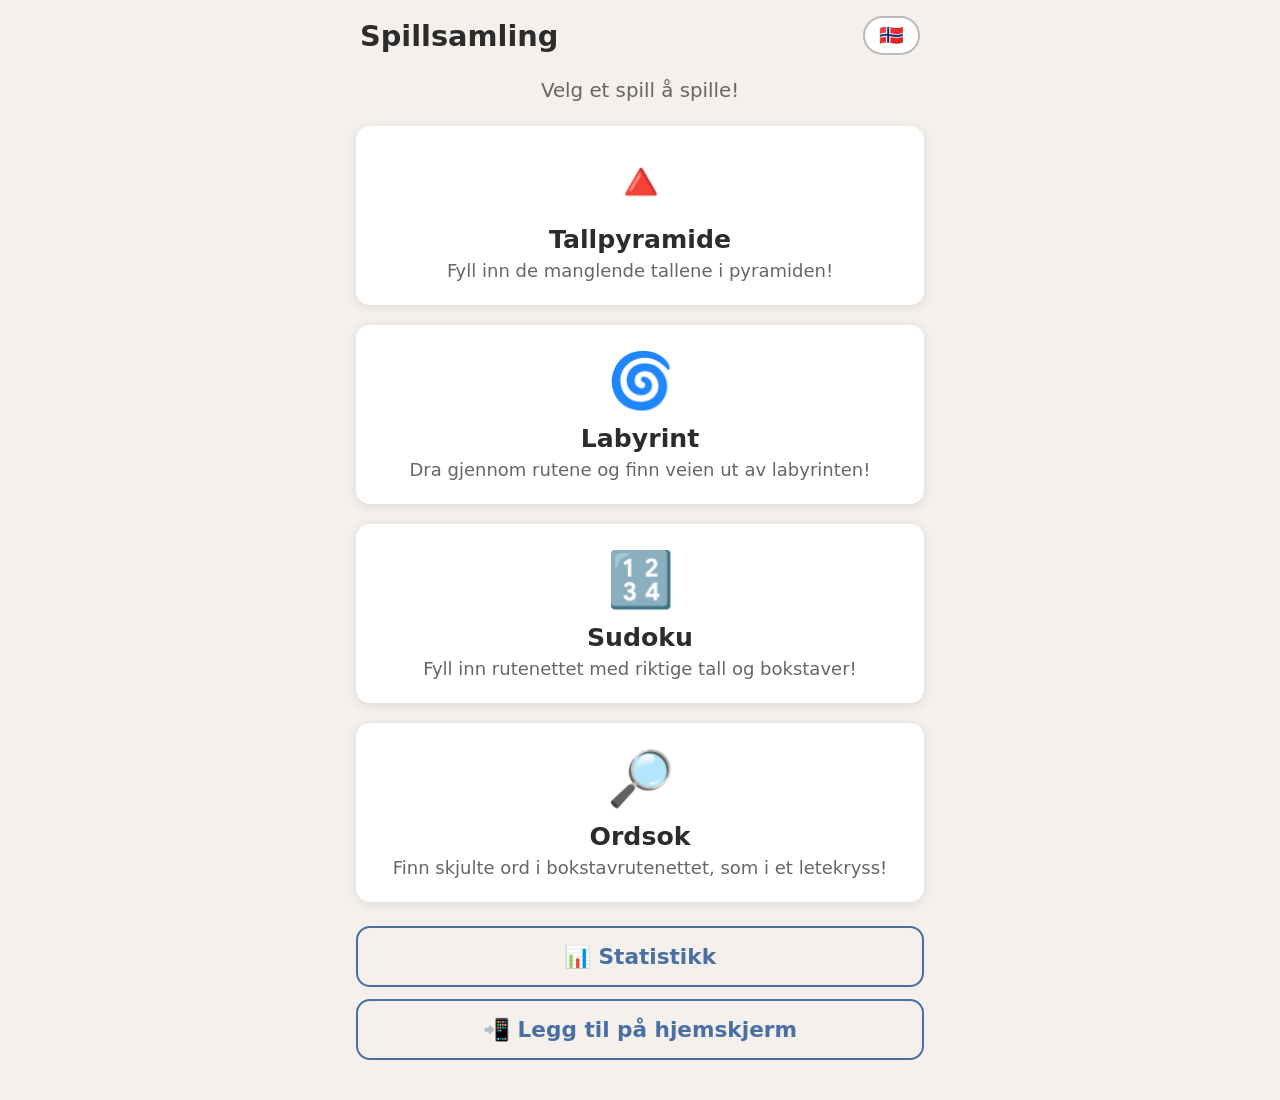
<file: index.html>
<!DOCTYPE html>
<html lang="no">
<head>
  <meta charset="UTF-8">
  <meta name="viewport" content="width=device-width, initial-scale=1.0, maximum-scale=1.0, user-scalable=no">
  <meta name="theme-color" content="#4a6fa5">
  <meta name="apple-mobile-web-app-capable" content="yes">
  <meta name="apple-mobile-web-app-status-bar-style" content="default">
  <link rel="icon" href="favicon.svg" type="image/svg+xml">
  <link rel="apple-touch-icon" href="icons/icon.svg">
  <link rel="manifest" href="manifest.json">
  <title>Spillsamling</title>
  <link rel="stylesheet" href="shared.css">
  <style>
    .hub-container {
      width: 100%;
      max-width: 600px;
      padding: 0 16px 40px;
    }

    .games-grid {
      display: grid;
      grid-template-columns: 1fr;
      gap: 20px;
      margin-top: 24px;
    }

    .welcome-text {
      text-align: center;
      font-size: 1.1rem;
      color: var(--color-text-light);
      margin-top: 8px;
    }
  </style>
</head>
<body>

  <header class="site-header">
    <h1 data-i18n="hubTitle">Spillsamling</h1>
    <button class="lang-toggle" id="langToggle" aria-label="Change language">🇳🇴</button>
  </header>

  <main class="hub-container">
    <p class="welcome-text" data-i18n="hubWelcome">Velg et spill å spille!</p>
    <div class="games-grid" id="gamesGrid"></div>
    <div style="margin-top:24px; width:100%; display:flex; flex-direction:column; gap:12px;">
      <a id="statsLinkA" href="stats.html" class="btn btn-outline"
         data-i18n="statsLink"
         style="display:flex; text-decoration:none; justify-content:center;">📊 Statistikk</a>
      <a id="installLinkA" href="install.html" class="btn btn-outline"
         data-i18n="installLink"
         style="display:flex; text-decoration:none; justify-content:center;">📲 Legg til på hjemskjerm</a>
    </div>
  </main>

  <script>
    // ===== Language system =====
    const i18n = {
      no: {
        hubTitle: 'Spillsamling',
        hubWelcome: 'Velg et spill å spille!',
        statsLink: '📊 Statistikk',
        installLink: '📲 Legg til på hjemskjerm',
      },
      en: {
        hubTitle: 'Game Collection',
        hubWelcome: 'Choose a game to play!',
        statsLink: '📊 Statistics',
        installLink: '📲 Add to Home Screen',
      }
    };

    // ===== Game registry — add new games here =====
    const games = [
      {
        id: 'tallpyramide',
        icon: '🔺',
        titleNO: 'Tallpyramide',
        titleEN: 'Number Pyramid',
        descNO: 'Fyll inn de manglende tallene i pyramiden!',
        descEN: 'Fill in the missing numbers in the pyramid!',
        href: 'games/tallpyramide.html'
      },
      {
        id: 'labyrint',
        icon: '🌀',
        titleNO: 'Labyrint',
        titleEN: 'Maze',
        descNO: 'Dra gjennom rutene og finn veien ut av labyrinten!',
        descEN: 'Drag through the squares and find the way out of the maze!',
        href: 'games/labyrint.html'
      },
      {
        id: 'sudoku',
        icon: '🔢',
        titleNO: 'Sudoku',
        titleEN: 'Sudoku',
        descNO: 'Fyll inn rutenettet med riktige tall og bokstaver!',
        descEN: 'Fill the grid with the correct numbers and letters!',
        href: 'games/sudoku.html'
      },
      {
        id: 'ordsok',
        icon: '🔎',
        titleNO: 'Ordsok',
        titleEN: 'Word Search',
        descNO: 'Finn skjulte ord i bokstavrutenettet, som i et letekryss!',
        descEN: 'Find hidden words in the letter grid, like in a word search!',
        href: 'games/ordsok.html'
      }
      // { id: 'next-game', icon: '🎲', titleNO: '...', titleEN: '...', descNO: '...', descEN: '...', href: 'games/next.html' }
    ];

    let lang = localStorage.getItem('gameLang') || 'no';

    function setLang(l) {
      lang = l;
      localStorage.setItem('gameLang', lang);
      document.getElementById('langToggle').textContent = lang === 'no' ? '🇳🇴' : '🇬🇧';
      document.documentElement.lang = lang === 'no' ? 'no' : 'en';
      document.querySelectorAll('[data-i18n]').forEach(el => {
        const key = el.getAttribute('data-i18n');
        if (i18n[lang][key]) el.textContent = i18n[lang][key];
      });
      const statsEl = document.getElementById('statsLinkA');
      if (statsEl) statsEl.href = 'stats.html?lang=' + lang;
      const installEl = document.getElementById('installLinkA');
      if (installEl) installEl.href = 'install.html?lang=' + lang;
      renderGames();
    }

    function renderGames() {
      const grid = document.getElementById('gamesGrid');
      grid.innerHTML = '';
      games.forEach(g => {
        const a = document.createElement('a');
        a.className = 'game-card';
        a.href = g.href + '?lang=' + lang;
        a.innerHTML = `
          <div class="card-icon">${g.icon}</div>
          <div class="card-title">${lang === 'no' ? g.titleNO : g.titleEN}</div>
          <div class="card-desc">${lang === 'no' ? g.descNO : g.descEN}</div>
        `;
        grid.appendChild(a);
      });
    }

    document.getElementById('langToggle').addEventListener('click', () => {
      setLang(lang === 'no' ? 'en' : 'no');
    });

    setLang(lang);
  </script>

  <script>
    if ('serviceWorker' in navigator) {
      navigator.serviceWorker.register('./sw.js').catch(() => {});
    }
  </script>
  <!-- 100% privacy-first analytics -->
  <script async src="https://scripts.simpleanalyticscdn.com/latest.js"></script>
</body>
</html>
</file>
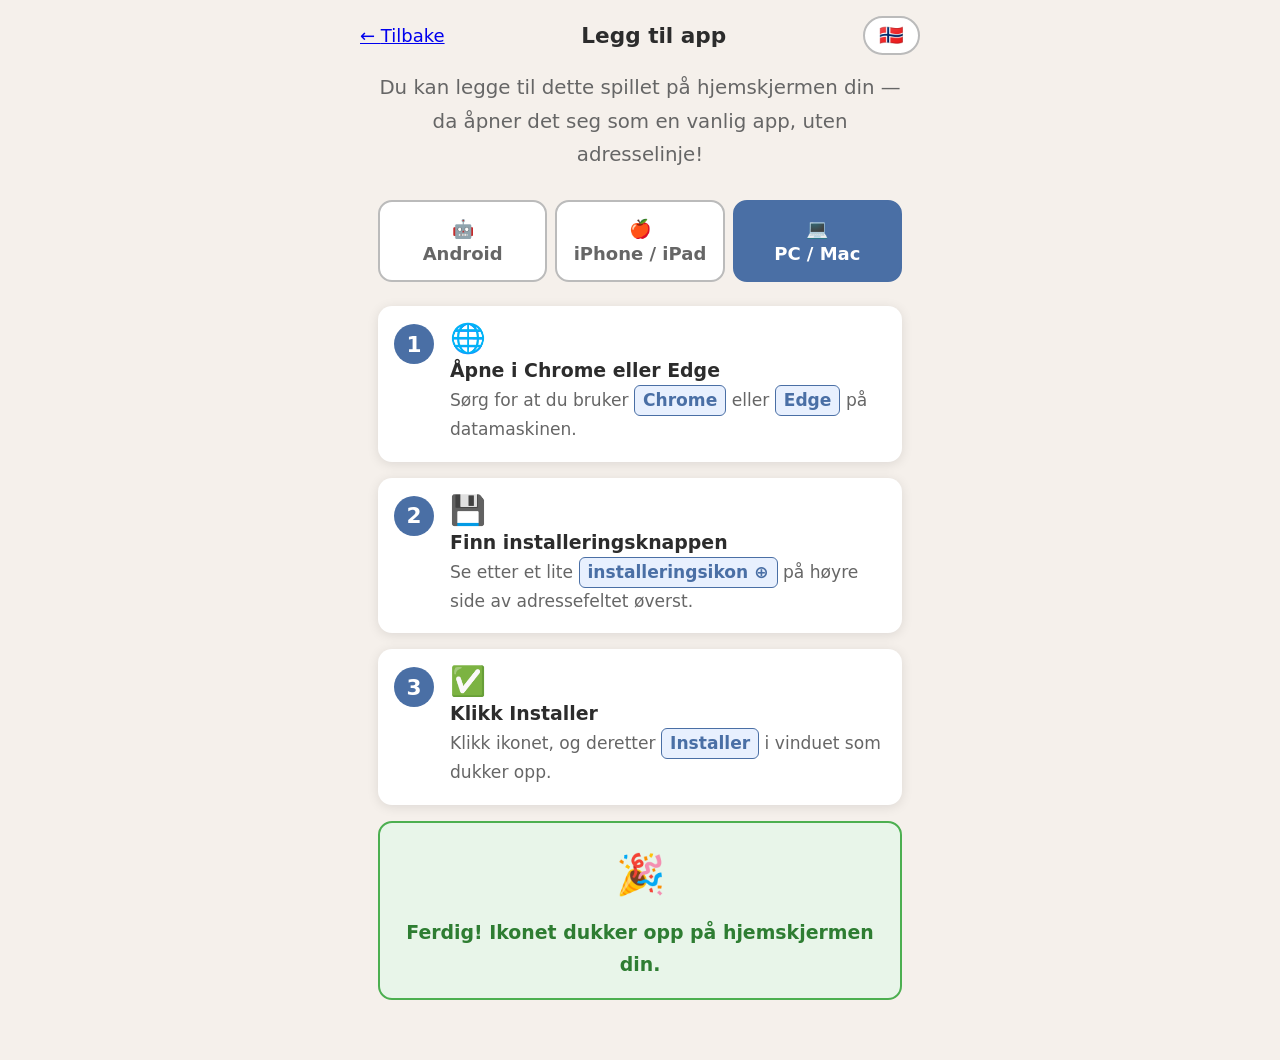
<file: install.html>
<!DOCTYPE html>
<html lang="no">
<head>
  <meta charset="UTF-8">
  <meta name="viewport" content="width=device-width, initial-scale=1.0, maximum-scale=1.0, user-scalable=no">
  <meta name="theme-color" content="#4a6fa5">
  <meta name="apple-mobile-web-app-capable" content="yes">
  <meta name="apple-mobile-web-app-status-bar-style" content="default">
  <link rel="icon" href="favicon.svg" type="image/svg+xml">
  <link rel="apple-touch-icon" href="icons/icon.svg">
  <link rel="manifest" href="manifest.json">
  <title>Legg til på hjemskjerm</title>
  <link rel="stylesheet" href="shared.css">
  <style>
    main {
      width: 100%;
      max-width: 560px;
      padding: 0 18px 60px;
    }

    .intro {
      text-align: center;
      font-size: 1.1rem;
      color: var(--color-text-light);
      line-height: 1.7;
      margin: 0 0 28px;
    }

    /* Platform tabs */
    .tabs {
      display: flex;
      gap: 8px;
      width: 100%;
      margin-bottom: 24px;
    }

    .tab-btn {
      flex: 1;
      padding: 14px 8px;
      border: 2.5px solid var(--color-cell-border);
      border-radius: var(--radius);
      background: #fff;
      font-family: var(--font-main);
      font-size: 1rem;
      font-weight: 600;
      cursor: pointer;
      color: var(--color-text-light);
      transition: all 0.2s;
      text-align: center;
      line-height: 1.4;
    }

    .tab-btn.active {
      background: var(--color-primary);
      border-color: var(--color-primary);
      color: #fff;
    }

    .tab-btn:active {
      transform: scale(0.96);
    }

    /* Steps */
    .steps-panel {
      display: none;
      flex-direction: column;
      gap: 16px;
      width: 100%;
    }

    .steps-panel.active {
      display: flex;
    }

    .step {
      display: flex;
      align-items: flex-start;
      gap: 16px;
      background: #fff;
      border-radius: var(--radius);
      box-shadow: var(--shadow);
      padding: 18px 16px;
    }

    .step-number {
      width: 40px;
      height: 40px;
      min-width: 40px;
      border-radius: 50%;
      background: var(--color-primary);
      color: #fff;
      font-size: 1.2rem;
      font-weight: 700;
      display: flex;
      align-items: center;
      justify-content: center;
    }

    .step-content {
      flex: 1;
    }

    .step-icon {
      font-size: 1.6rem;
      line-height: 1;
      margin-bottom: 6px;
    }

    .step-title {
      font-size: 1.05rem;
      font-weight: 700;
      margin-bottom: 4px;
    }

    .step-desc {
      font-size: 0.95rem;
      color: var(--color-text-light);
      line-height: 1.6;
    }

    .step-highlight {
      display: inline-block;
      background: var(--color-cell-hidden);
      border: 1.5px solid var(--color-primary);
      border-radius: 6px;
      padding: 1px 8px;
      font-weight: 700;
      color: var(--color-primary);
      white-space: nowrap;
    }

    .done-box {
      background: #e8f5e9;
      border: 2px solid var(--color-correct);
      border-radius: var(--radius);
      padding: 18px;
      text-align: center;
      font-size: 1.05rem;
      color: #2e7d32;
      font-weight: 600;
      line-height: 1.7;
    }

    .done-box .done-emoji {
      font-size: 2.2rem;
      display: block;
      margin-bottom: 8px;
    }
  </style>
</head>
<body>

  <header class="site-header">
    <a href="index.html" class="back-link" id="backLink">← <span data-i18n="back">Tilbake</span></a>
    <h1 data-i18n="pageTitle" style="font-size:1.2rem;">Legg til app</h1>
    <button class="lang-toggle" id="langToggle" aria-label="Change language">🇳🇴</button>
  </header>

  <main>
    <p class="intro" data-i18n="intro">
      Du kan legge til dette spillet på hjemskjermen din — da åpner det seg som en vanlig app, uten adresselinje!
    </p>

    <div class="tabs" role="tablist">
      <button class="tab-btn active" id="tabAndroid" role="tab" onclick="showTab('android')">
        🤖<br><span data-i18n="tabAndroid">Android</span>
      </button>
      <button class="tab-btn" id="tabIos" role="tab" onclick="showTab('ios')">
        🍎<br><span data-i18n="tabIos">iPhone / iPad</span>
      </button>
      <button class="tab-btn" id="tabDesktop" role="tab" onclick="showTab('desktop')">
        💻<br><span data-i18n="tabDesktop">PC / Mac</span>
      </button>
    </div>

    <!-- Android / Chrome -->
    <div class="steps-panel active" id="panelAndroid" role="tabpanel">
      <div class="step">
        <div class="step-number">1</div>
        <div class="step-content">
          <div class="step-icon">🌐</div>
          <div class="step-title" data-i18n="and1Title">Åpne i Chrome</div>
          <div class="step-desc" data-i18n="and1Desc">Sørg for at du bruker nettleseren <span class="step-highlight">Chrome</span> på telefonen.</div>
        </div>
      </div>
      <div class="step">
        <div class="step-number">2</div>
        <div class="step-content">
          <div class="step-icon">⋮</div>
          <div class="step-title" data-i18n="and2Title">Trykk på menyen</div>
          <div class="step-desc" data-i18n="and2Desc">Trykk på de <span class="step-highlight">tre prikkene ⋮</span> øverst til høyre i Chrome.</div>
        </div>
      </div>
      <div class="step">
        <div class="step-number">3</div>
        <div class="step-content">
          <div class="step-icon">📲</div>
          <div class="step-title" data-i18n="and3Title">Legg til på startskjerm</div>
          <div class="step-desc" data-i18n="and3Desc">Trykk på <span class="step-highlight">Legg til på startskjerm</span> i menyen. Trykk deretter <span class="step-highlight">Legg til</span>.</div>
        </div>
      </div>
      <div class="done-box">
        <span class="done-emoji">🎉</span>
        <span data-i18n="doneText">Ferdig! Ikonet dukker opp på hjemskjermen din.</span>
      </div>
    </div>

    <!-- iOS / Safari -->
    <div class="steps-panel" id="panelIos" role="tabpanel">
      <div class="step">
        <div class="step-number">1</div>
        <div class="step-content">
          <div class="step-icon">🧭</div>
          <div class="step-title" data-i18n="ios1Title">Åpne i Safari</div>
          <div class="step-desc" data-i18n="ios1Desc">Sørg for at du bruker <span class="step-highlight">Safari</span> — ikke Chrome eller Firefox — på din iPhone eller iPad.</div>
        </div>
      </div>
      <div class="step">
        <div class="step-number">2</div>
        <div class="step-content">
          <div class="step-icon">⬆️</div>
          <div class="step-title" data-i18n="ios2Title">Trykk på Del-knappen</div>
          <div class="step-desc" data-i18n="ios2Desc">Trykk på <span class="step-highlight">Del ⬆️</span> nederst i Safari-vinduet (firkant med pil opp).</div>
        </div>
      </div>
      <div class="step">
        <div class="step-number">3</div>
        <div class="step-content">
          <div class="step-icon">➕</div>
          <div class="step-title" data-i18n="ios3Title">Legg til på Hjem-skjerm</div>
          <div class="step-desc" data-i18n="ios3Desc">Rull ned i menyen og trykk <span class="step-highlight">Legg til på Hjem-skjerm</span>. Trykk <span class="step-highlight">Legg til</span> øverst til høyre.</div>
        </div>
      </div>
      <div class="done-box">
        <span class="done-emoji">🎉</span>
        <span data-i18n="doneText">Ferdig! Ikonet dukker opp på hjemskjermen din.</span>
      </div>
    </div>

    <!-- Desktop -->
    <div class="steps-panel" id="panelDesktop" role="tabpanel">
      <div class="step">
        <div class="step-number">1</div>
        <div class="step-content">
          <div class="step-icon">🌐</div>
          <div class="step-title" data-i18n="desk1Title">Åpne i Chrome eller Edge</div>
          <div class="step-desc" data-i18n="desk1Desc">Sørg for at du bruker <span class="step-highlight">Chrome</span> eller <span class="step-highlight">Edge</span> på datamaskinen.</div>
        </div>
      </div>
      <div class="step">
        <div class="step-number">2</div>
        <div class="step-content">
          <div class="step-icon">💾</div>
          <div class="step-title" data-i18n="desk2Title">Finn installeringsknappen</div>
          <div class="step-desc" data-i18n="desk2Desc">Se etter et lite <span class="step-highlight">installeringsikon ⊕</span> på høyre side av adressefeltet øverst.</div>
        </div>
      </div>
      <div class="step">
        <div class="step-number">3</div>
        <div class="step-content">
          <div class="step-icon">✅</div>
          <div class="step-title" data-i18n="desk3Title">Klikk Installer</div>
          <div class="step-desc" data-i18n="desk3Desc">Klikk ikonet, og deretter <span class="step-highlight">Installer</span> i vinduet som dukker opp.</div>
        </div>
      </div>
      <div class="done-box">
        <span class="done-emoji">🎉</span>
        <span data-i18n="doneText">Ferdig! Ikonet dukker opp på hjemskjermen din.</span>
      </div>
    </div>
  </main>

  <script>
    // ===== i18n =====
    const i18n = {
      no: {
        pageTitle: 'Legg til app',
        back: 'Tilbake',
        intro: 'Du kan legge til dette spillet på hjemskjermen din — da åpner det seg som en vanlig app, uten adresselinje!',
        tabAndroid: 'Android',
        tabIos: 'iPhone / iPad',
        tabDesktop: 'PC / Mac',
        and1Title: 'Åpne i Chrome',
        and1Desc: 'Sørg for at du bruker nettleseren Chrome på telefonen.',
        and2Title: 'Trykk på menyen',
        and2Desc: 'Trykk på de tre prikkene ⋮ øverst til høyre i Chrome.',
        and3Title: 'Legg til på startskjerm',
        and3Desc: 'Trykk på «Legg til på startskjerm» i menyen. Trykk deretter «Legg til».',
        ios1Title: 'Åpne i Safari',
        ios1Desc: 'Sørg for at du bruker Safari — ikke Chrome eller Firefox — på din iPhone eller iPad.',
        ios2Title: 'Trykk på Del-knappen',
        ios2Desc: 'Trykk på Del ⬆️ nederst i Safari-vinduet (firkant med pil opp).',
        ios3Title: 'Legg til på Hjem-skjerm',
        ios3Desc: 'Rull ned i menyen og trykk «Legg til på Hjem-skjerm». Trykk «Legg til» øverst til høyre.',
        desk1Title: 'Åpne i Chrome eller Edge',
        desk1Desc: 'Sørg for at du bruker Chrome eller Edge på datamaskinen.',
        desk2Title: 'Finn installeringsknappen',
        desk2Desc: 'Se etter et lite installeringsikon ⊕ på høyre side av adressefeltet øverst.',
        desk3Title: 'Klikk Installer',
        desk3Desc: 'Klikk ikonet, og deretter «Installer» i vinduet som dukker opp.',
        doneText: 'Ferdig! Ikonet dukker opp på hjemskjermen din.',
      },
      en: {
        pageTitle: 'Add to Home Screen',
        back: 'Back',
        intro: 'You can add this game to your home screen — it will open like a regular app, without an address bar!',
        tabAndroid: 'Android',
        tabIos: 'iPhone / iPad',
        tabDesktop: 'PC / Mac',
        and1Title: 'Open in Chrome',
        and1Desc: 'Make sure you are using Chrome on your phone.',
        and2Title: 'Tap the menu',
        and2Desc: 'Tap the three dots ⋮ in the top-right corner of Chrome.',
        and3Title: 'Add to home screen',
        and3Desc: 'Tap "Add to home screen" in the menu, then tap "Add".',
        ios1Title: 'Open in Safari',
        ios1Desc: 'Make sure you are using Safari — not Chrome or Firefox — on your iPhone or iPad.',
        ios2Title: 'Tap the Share button',
        ios2Desc: 'Tap the Share ⬆️ button at the bottom of the Safari window (box with arrow pointing up).',
        ios3Title: 'Add to Home Screen',
        ios3Desc: 'Scroll down and tap "Add to Home Screen", then tap "Add" in the top-right corner.',
        desk1Title: 'Open in Chrome or Edge',
        desk1Desc: 'Make sure you are using Chrome or Edge on your computer.',
        desk2Title: 'Find the install button',
        desk2Desc: 'Look for a small install icon ⊕ on the right side of the address bar at the top.',
        desk3Title: 'Click Install',
        desk3Desc: 'Click the icon, then click "Install" in the pop-up window.',
        doneText: 'Done! The icon will appear on your home screen.',
      }
    };

    let lang = 'no';
    const urlParams = new URLSearchParams(window.location.search);
    if (urlParams.get('lang') === 'en' || urlParams.get('lang') === 'no') {
      lang = urlParams.get('lang');
    } else if (localStorage.getItem('gameLang')) {
      lang = localStorage.getItem('gameLang');
    }

    function T(key) { return i18n[lang][key] || key; }

    function setLang(l) {
      lang = l;
      localStorage.setItem('gameLang', lang);
      document.getElementById('langToggle').textContent = lang === 'no' ? '🇳🇴' : '🇬🇧';
      document.documentElement.lang = lang === 'no' ? 'no' : 'en';
      document.getElementById('backLink').href = 'index.html?lang=' + lang;
      document.title = T('pageTitle');
      document.querySelectorAll('[data-i18n]').forEach(el => {
        const key = el.getAttribute('data-i18n');
        if (typeof i18n[lang][key] === 'string') el.textContent = i18n[lang][key];
      });
      // Rebuild step highlights (they contain inner spans)
      rebuildSteps();
    }

    function rebuildSteps() {
      const steps = {
        and1Desc: `${T('and1Desc').replace('Chrome', `<span class="step-highlight">Chrome</span>`)}`,
        and2Desc: `Trykk på de <span class="step-highlight">tre prikkene ⋮</span> øverst til høyre i Chrome.`,
        and3Desc: `Trykk på <span class="step-highlight">${lang === 'no' ? 'Legg til på startskjerm' : 'Add to home screen'}</span> i menyen. Trykk deretter <span class="step-highlight">${lang === 'no' ? 'Legg til' : 'Add'}</span>.`,
        ios1Desc: `${lang === 'no' ? 'Sørg for at du bruker' : 'Make sure you are using'} <span class="step-highlight">Safari</span> — ${lang === 'no' ? 'ikke Chrome eller Firefox — på din iPhone eller iPad.' : 'not Chrome or Firefox — on your iPhone or iPad.'}`,
        ios2Desc: `${lang === 'no' ? 'Trykk på' : 'Tap the'} <span class="step-highlight">${lang === 'no' ? 'Del ⬆️' : 'Share ⬆️'}</span> ${lang === 'no' ? 'nederst i Safari-vinduet (firkant med pil opp).' : 'button at the bottom of the Safari window (box with arrow pointing up).'}`,
        ios3Desc: `${lang === 'no' ? 'Rull ned og trykk' : 'Scroll down and tap'} <span class="step-highlight">${lang === 'no' ? 'Legg til på Hjem-skjerm' : 'Add to Home Screen'}</span>. ${lang === 'no' ? 'Trykk' : 'Tap'} <span class="step-highlight">${lang === 'no' ? 'Legg til' : 'Add'}</span> ${lang === 'no' ? 'øverst til høyre.' : 'in the top-right corner.'}`,
        desk1Desc: `${lang === 'no' ? 'Sørg for at du bruker' : 'Make sure you are using'} <span class="step-highlight">Chrome</span> ${lang === 'no' ? 'eller' : 'or'} <span class="step-highlight">Edge</span> ${lang === 'no' ? 'på datamaskinen.' : 'on your computer.'}`,
        desk2Desc: `${lang === 'no' ? 'Se etter et lite' : 'Look for a small'} <span class="step-highlight">${lang === 'no' ? 'installeringsikon ⊕' : 'install icon ⊕'}</span> ${lang === 'no' ? 'på høyre side av adressefeltet øverst.' : 'on the right side of the address bar at the top.'}`,
        desk3Desc: `${lang === 'no' ? 'Klikk ikonet, og deretter' : 'Click the icon, then click'} <span class="step-highlight">${lang === 'no' ? 'Installer' : 'Install'}</span> ${lang === 'no' ? 'i vinduet som dukker opp.' : 'in the pop-up window.'}`,
      };
      Object.entries(steps).forEach(([key, html]) => {
        const el = document.querySelector(`[data-i18n="${key}"]`);
        if (el) el.innerHTML = html;
      });
    }

    function showTab(name) {
      ['android', 'ios', 'desktop'].forEach(t => {
        document.getElementById('tab' + t.charAt(0).toUpperCase() + t.slice(1)).classList.toggle('active', t === name);
        document.getElementById('panel' + t.charAt(0).toUpperCase() + t.slice(1)).classList.toggle('active', t === name);
      });
    }

    document.getElementById('langToggle').addEventListener('click', () => {
      setLang(lang === 'no' ? 'en' : 'no');
    });

    // Auto-detect platform and pre-select the right tab
    function detectPlatform() {
      const ua = navigator.userAgent;
      if (/iphone|ipad|ipod/i.test(ua)) return 'ios';
      if (/android/i.test(ua)) return 'android';
      return 'desktop';
    }

    setLang(lang);
    showTab(detectPlatform());
  </script>

  <script>
    if ('serviceWorker' in navigator) {
      navigator.serviceWorker.register('./sw.js').catch(() => {});
    }
  </script>
  <!-- 100% privacy-first analytics -->
  <script async src="https://scripts.simpleanalyticscdn.com/latest.js"></script>
</body>
</html>
</file>
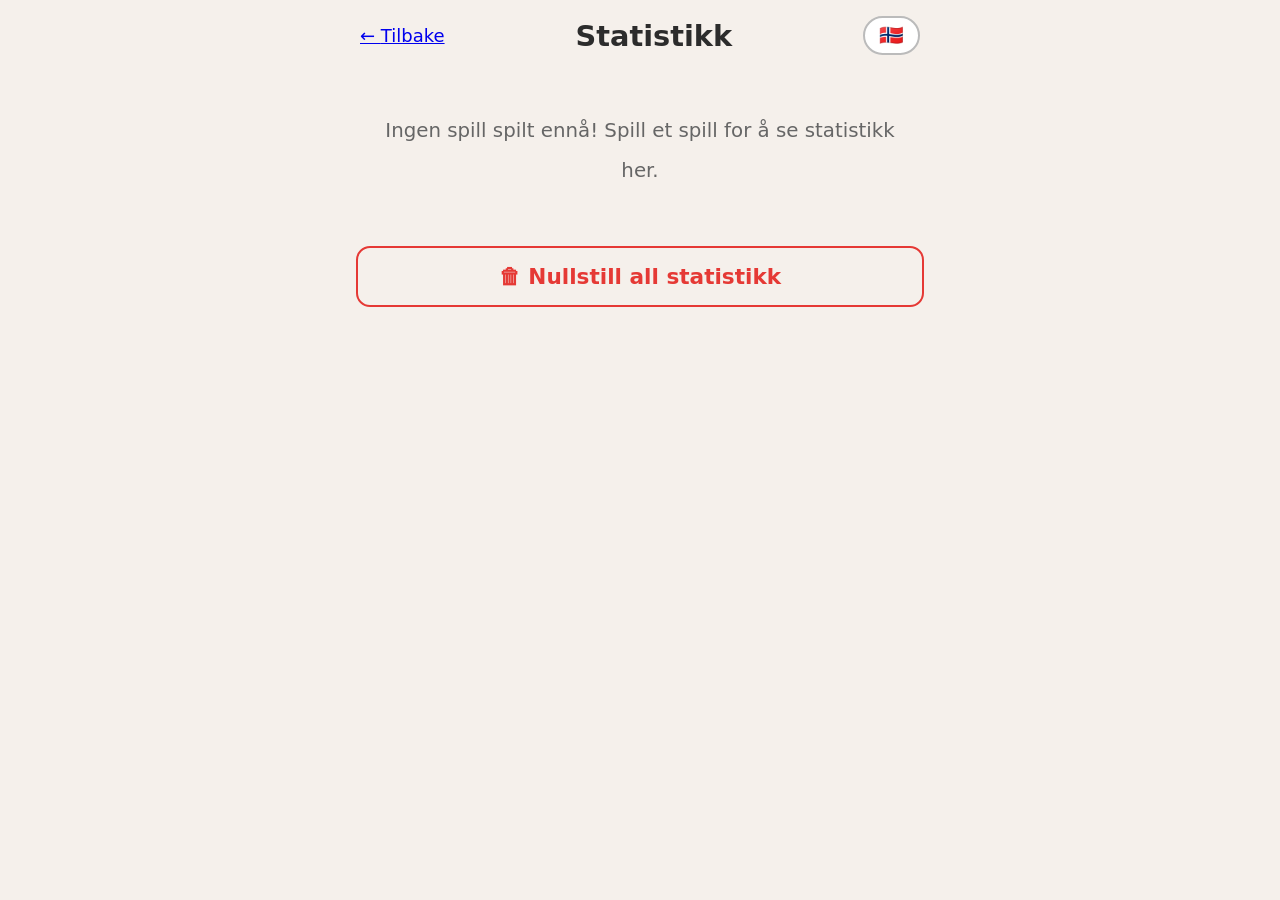
<file: stats.html>
<!DOCTYPE html>
<html lang="no">
<head>
  <meta charset="UTF-8">
  <meta name="viewport" content="width=device-width, initial-scale=1.0, maximum-scale=1.0, user-scalable=no">
  <meta name="theme-color" content="#4a6fa5">
  <meta name="apple-mobile-web-app-capable" content="yes">
  <meta name="apple-mobile-web-app-status-bar-style" content="default">
  <link rel="icon" href="favicon.svg" type="image/svg+xml">
  <link rel="apple-touch-icon" href="icons/icon.svg">
  <link rel="manifest" href="manifest.json">
  <title>Statistikk</title>
  <link rel="stylesheet" href="shared.css">
  <style>
    main {
      width: 100%;
      max-width: 600px;
      padding: 0 16px 48px;
    }

    .stats-game-section {
      width: 100%;
      margin-top: 28px;
    }

    .stats-game-title {
      font-size: 1.3rem;
      font-weight: 700;
      margin-bottom: 14px;
      display: flex;
      align-items: center;
      gap: 10px;
    }

    .stats-diff-grid {
      display: grid;
      grid-template-columns: 1fr 1fr;
      gap: 12px;
    }

    .stats-card {
      background: #fff;
      border-radius: var(--radius);
      box-shadow: var(--shadow);
      padding: 14px 12px;
      border-top: 5px solid #ccc;
    }

    .stats-card.diff-easy    { border-color: var(--color-easy); }
    .stats-card.diff-medium  { border-color: var(--color-medium); }
    .stats-card.diff-hard    { border-color: var(--color-hard); }
    .stats-card.diff-extreme { border-color: #7b1fa2; }

    .stats-card-title {
      font-size: 1rem;
      font-weight: 700;
      margin-bottom: 10px;
      white-space: nowrap;
    }

    .stats-card.diff-easy    .stats-card-title { color: var(--color-easy); }
    .stats-card.diff-medium  .stats-card-title { color: var(--color-medium); }
    .stats-card.diff-hard    .stats-card-title { color: var(--color-hard); }
    .stats-card.diff-extreme .stats-card-title { color: #7b1fa2; }

    .stats-row {
      display: flex;
      justify-content: space-between;
      align-items: center;
      font-size: 0.85rem;
      padding: 5px 0;
      border-bottom: 1px solid #f0f0f0;
      gap: 4px;
    }

    .stats-row:last-child {
      border-bottom: none;
    }

    .stats-row .label {
      color: var(--color-text-light);
      flex-shrink: 0;
    }

    .stats-row .value {
      font-weight: 700;
      color: var(--color-text);
      text-align: right;
    }

    .stats-empty {
      text-align: center;
      color: var(--color-text-light);
      font-size: 1.1rem;
      padding: 40px 20px 20px;
      line-height: 2;
    }

    .reset-section {
      width: 100%;
      margin-top: 36px;
      text-align: center;
    }

    .btn-danger {
      background: transparent;
      color: var(--color-hard);
      border: 2px solid var(--color-hard);
      width: 100%;
    }

    .btn-danger:hover {
      background: var(--color-hard);
      color: #fff;
    }

    /* Divider between game sections */
    .stats-game-section + .stats-game-section {
      margin-top: 32px;
      padding-top: 24px;
      border-top: 2px solid #e8e8e8;
    }

    @media (max-width: 360px) {
      .stats-diff-grid { grid-template-columns: 1fr; }
      .stats-row { font-size: 0.8rem; }
    }
  </style>
</head>
<body>

  <header class="site-header">
    <a href="index.html" class="back-link" id="backLink">← <span data-i18n="back">Tilbake</span></a>
    <h1 data-i18n="statsTitle">Statistikk</h1>
    <button class="lang-toggle" id="langToggle" aria-label="Change language">🇳🇴</button>
  </header>

  <main id="statsMain"></main>

  <script>
    // ===== i18n =====
    const i18n = {
      no: {
        statsTitle: 'Statistikk',
        back: 'Tilbake',
        noStats: 'Ingen spill spilt ennå!\nSpill et spill for å se statistikk her.',
        played: 'Spill',
        completed: 'Fullført',
        winRate: 'Vinnprosent',
        bestTime: 'Beste tid',
        avgTime: 'Snitt tid',
        totalHints: 'Hint brukt',
        bestCells: 'Beste ruter',
        avgCells: 'Snitt ruter',
        lastPlayed: 'Sist spilt',
        never: 'Aldri',
        resetBtn: '🗑 Nullstill all statistikk',
        resetConfirm: 'Er du sikker på at du vil slette all statistikk?\nDette kan ikke angres.',
        noData: '—',
        easy: 'Lett',
        medium: 'Medium',
        hard: 'Vanskelig',
        extreme: 'Ekstrem',
        tallpyramide: 'Tallpyramide',
        labyrint: 'Labyrint',
        sudoku: 'Sudoku',
        ordsok: 'Ordsok',
      },
      en: {
        statsTitle: 'Statistics',
        back: 'Back',
        noStats: 'No games played yet!\nPlay a game to see statistics here.',
        played: 'Played',
        completed: 'Completed',
        winRate: 'Win rate',
        bestTime: 'Best time',
        avgTime: 'Avg time',
        totalHints: 'Hints used',
        bestCells: 'Best squares',
        avgCells: 'Avg squares',
        lastPlayed: 'Last played',
        never: 'Never',
        resetBtn: '🗑 Reset all statistics',
        resetConfirm: 'Are you sure you want to delete all statistics?\nThis cannot be undone.',
        noData: '—',
        easy: 'Easy',
        medium: 'Medium',
        hard: 'Hard',
        extreme: 'Extreme',
        tallpyramide: 'Number Pyramid',
        labyrint: 'Maze',
        sudoku: 'Sudoku',
        ordsok: 'Word Search',
      }
    };

    let lang = 'no';
    const urlParams = new URLSearchParams(window.location.search);
    if (urlParams.get('lang') === 'en' || urlParams.get('lang') === 'no') {
      lang = urlParams.get('lang');
    } else if (localStorage.getItem('gameLang')) {
      lang = localStorage.getItem('gameLang');
    }

    function T(key) { return i18n[lang][key] || key; }

    function setLang(l) {
      lang = l;
      localStorage.setItem('gameLang', lang);
      document.getElementById('langToggle').textContent = lang === 'no' ? '🇳🇴' : '🇬🇧';
      document.documentElement.lang = lang === 'no' ? 'no' : 'en';
      document.getElementById('backLink').href = 'index.html?lang=' + lang;
      document.querySelectorAll('[data-i18n]').forEach(el => {
        const key = el.getAttribute('data-i18n');
        if (typeof i18n[lang][key] === 'string') el.textContent = i18n[lang][key];
      });
      renderStatsPage();
    }

    document.getElementById('langToggle').addEventListener('click', () => {
      setLang(lang === 'no' ? 'en' : 'no');
    });

    // ===== Games registry — add new games here =====
    const gameStatsRegistry = [
      {
        id: 'tallpyramide',
        icon: '🔺',
        titleKey: 'tallpyramide',
        statsKey: 'tallpyramideStats',
        difficulties: ['easy', 'medium', 'hard', 'extreme'],
        supportsCells: false
      },
      {
        id: 'labyrint',
        icon: '🌀',
        titleKey: 'labyrint',
        statsKey: 'labyrintStats',
        difficulties: ['easy', 'medium', 'hard'],
        supportsCells: true
      },
      {
        id: 'sudoku',
        icon: '🔢',
        titleKey: 'sudoku',
        statsKey: 'sudokuStats',
        difficulties: ['easy', 'medium', 'hard', 'extreme'],
        supportsCells: false
      },
      {
        id: 'ordsok',
        icon: '🔎',
        titleKey: 'ordsok',
        statsKey: 'ordsokStats',
        difficulties: ['easy', 'medium', 'hard', 'extreme'],
        supportsCells: false
      }
      // { id: 'next-game', icon: '...', titleKey: '...', statsKey: '...Statistics', difficulties: [...] }
    ];

    // ===== Helpers =====
    function formatTime(totalSeconds) {
      if (totalSeconds === null || totalSeconds === undefined) return T('noData');
      const m = Math.floor(totalSeconds / 60);
      const s = totalSeconds % 60;
      return m > 0 ? `${m}m ${String(s).padStart(2, '0')}s` : `${s}s`;
    }

    function formatDate(isoStr) {
      if (!isoStr) return T('never');
      try {
        const d = new Date(isoStr);
        return d.toLocaleDateString(lang === 'no' ? 'nb-NO' : 'en-US', {
          day: 'numeric', month: 'short', year: 'numeric'
        });
      } catch { return T('noData'); }
    }

    function loadGameStats(statsKey) {
      try { return JSON.parse(localStorage.getItem(statsKey)) || {}; }
      catch { return {}; }
    }

    function hasAnyData(registry) {
      return registry.some(game => {
        const s = loadGameStats(game.statsKey);
        return game.difficulties.some(d => s[d] && s[d].played > 0);
      });
    }

    // ===== Render =====
    function renderStatsPage() {
      const main = document.getElementById('statsMain');
      main.innerHTML = '';

      if (!hasAnyData(gameStatsRegistry)) {
        const empty = document.createElement('p');
        empty.className = 'stats-empty';
        empty.textContent = T('noStats');
        main.appendChild(empty);
        appendResetButton(main);
        return;
      }

      gameStatsRegistry.forEach(game => {
        const allStats = loadGameStats(game.statsKey);

        const section = document.createElement('div');
        section.className = 'stats-game-section';

        const title = document.createElement('h2');
        title.className = 'stats-game-title';
        title.textContent = `${game.icon} ${T(game.titleKey)}`;
        section.appendChild(title);

        const grid = document.createElement('div');
        grid.className = 'stats-diff-grid';

        game.difficulties.forEach(diff => {
          const d = allStats[diff] || {
            played: 0,
            completed: 0,
            bestTime: null,
            totalTime: 0,
            totalHints: 0,
            bestCells: null,
            totalCells: 0,
            lastPlayed: null
          };
          const winRate = d.played > 0 ? Math.round((d.completed / d.played) * 100) : 0;
          const avgTime = d.completed > 0 ? Math.round(d.totalTime / d.completed) : null;
          const avgCells = d.completed > 0 ? Math.round(d.totalCells / d.completed) : null;

          const card = document.createElement('div');
          card.className = `stats-card diff-${diff}`;

          const rows = [
            [T(diff), '', 'stats-card-title'],
            [T('played'),     d.played],
            [T('completed'),  d.completed],
            [T('winRate'),    d.played > 0 ? winRate + '%' : T('noData')],
            [T('bestTime'),   formatTime(d.bestTime)],
            [T('avgTime'),    formatTime(avgTime)],
            ...(game.supportsCells ? [
              [T('bestCells'), d.bestCells ?? T('noData')],
              [T('avgCells'), avgCells ?? T('noData')],
            ] : []),
            [T('totalHints'), d.totalHints || 0],
            [T('lastPlayed'), formatDate(d.lastPlayed)],
          ];

          rows.forEach(([label, value, extraClass]) => {
            if (extraClass === 'stats-card-title') {
              const el = document.createElement('div');
              el.className = 'stats-card-title';
              el.textContent = label;
              card.appendChild(el);
              return;
            }
            const row = document.createElement('div');
            row.className = 'stats-row';
            const lEl = document.createElement('span');
            lEl.className = 'label';
            lEl.textContent = label;
            const vEl = document.createElement('span');
            vEl.className = 'value';
            vEl.textContent = value;
            row.appendChild(lEl);
            row.appendChild(vEl);
            card.appendChild(row);
          });

          grid.appendChild(card);
        });

        section.appendChild(grid);
        main.appendChild(section);
      });

      appendResetButton(main);
    }

    function appendResetButton(container) {
      const section = document.createElement('div');
      section.className = 'reset-section';
      const btn = document.createElement('button');
      btn.className = 'btn btn-danger';
      btn.textContent = T('resetBtn');
      btn.addEventListener('click', resetAllStats);
      section.appendChild(btn);
      container.appendChild(section);
    }

    function resetAllStats() {
      if (!confirm(T('resetConfirm'))) return;
      gameStatsRegistry.forEach(game => localStorage.removeItem(game.statsKey));
      renderStatsPage();
    }

    // ===== Init =====
    setLang(lang);
  </script>

  <script>
    if ('serviceWorker' in navigator) {
      navigator.serviceWorker.register('./sw.js').catch(() => {});
    }
  </script>
  <!-- 100% privacy-first analytics -->
  <script async src="https://scripts.simpleanalyticscdn.com/latest.js"></script>
</body>
</html>
</file>
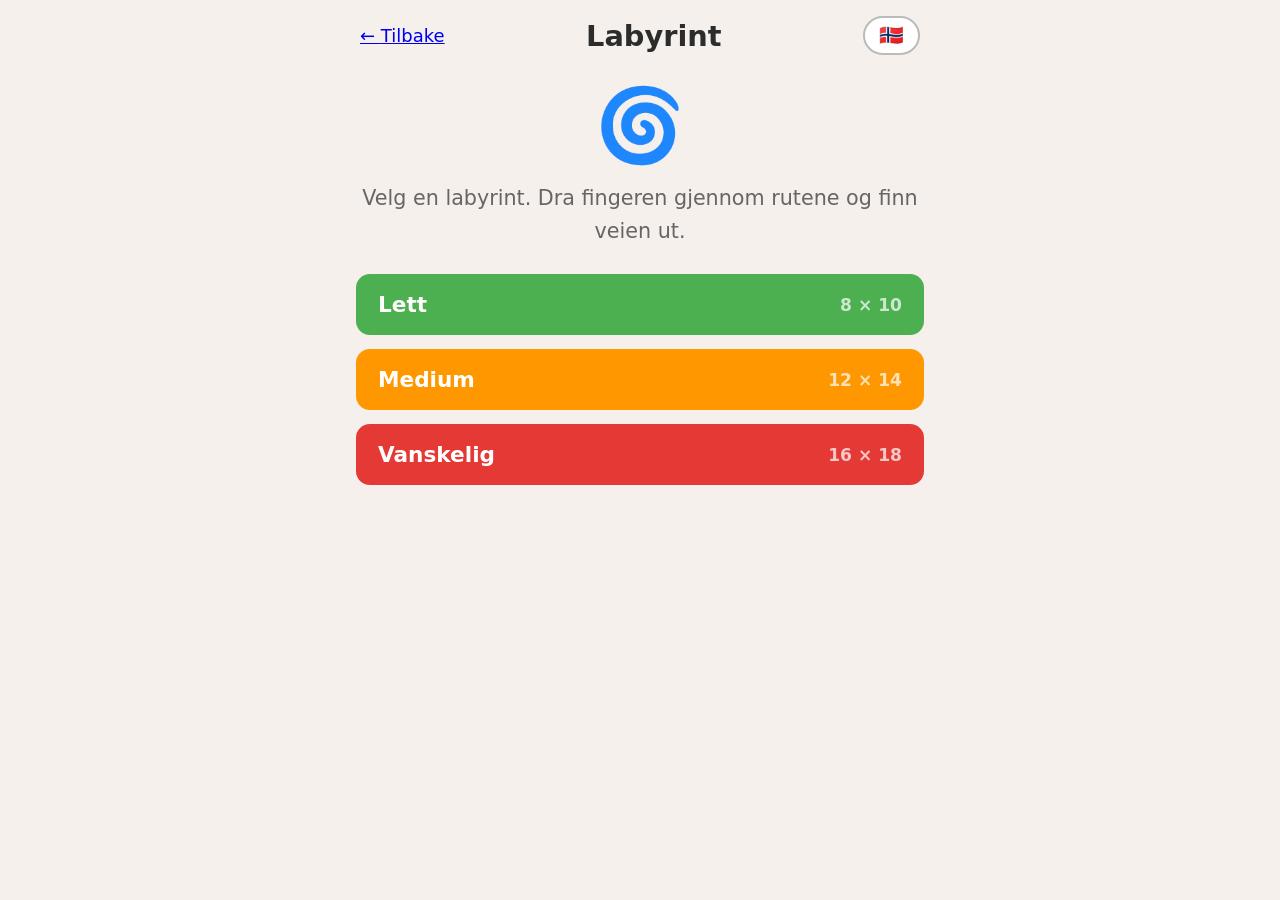
<file: games/labyrint.html>
<!DOCTYPE html>
<html lang="no">
<head>
  <meta charset="UTF-8">
  <meta name="viewport" content="width=device-width, initial-scale=1.0, maximum-scale=1.0, user-scalable=no">
  <meta name="theme-color" content="#4a6fa5">
  <meta name="apple-mobile-web-app-capable" content="yes">
  <meta name="apple-mobile-web-app-status-bar-style" content="default">
  <link rel="icon" href="../favicon.svg" type="image/svg+xml">
  <link rel="apple-touch-icon" href="../icons/icon.svg">
  <link rel="manifest" href="../manifest.json">
  <title>Labyrint</title>
  <link rel="stylesheet" href="../shared.css">
  <style>
    .screen-title {
      font-size: 1.15rem;
      color: var(--color-text-light);
      text-align: center;
      line-height: 1.6;
      margin-top: 14px;
    }

    .diff-buttons {
      display: flex;
      flex-direction: column;
      gap: 14px;
      width: 100%;
      margin-top: 26px;
    }

    .diff-buttons .btn {
      justify-content: space-between;
      padding: 18px 22px;
      font-size: 1.2rem;
    }

    .diff-buttons .meta {
      opacity: 0.72;
      font-size: 0.95rem;
      font-weight: 600;
    }

    .maze-shell {
      width: 100%;
      display: flex;
      flex-direction: column;
      align-items: center;
      gap: 14px;
      margin-top: 8px;
    }

    .instruction-box {
      width: 100%;
      background: #fff;
      border-radius: var(--radius);
      box-shadow: var(--shadow);
      padding: 14px 16px;
      font-size: 0.98rem;
      line-height: 1.6;
      color: var(--color-text-light);
      text-align: center;
    }

    .instruction-box strong {
      color: var(--color-text);
    }

    .status-grid {
      width: 100%;
      display: grid;
      grid-template-columns: repeat(3, 1fr);
      gap: 10px;
    }

    .status-card {
      background: #fff;
      border-radius: 12px;
      box-shadow: var(--shadow);
      padding: 12px 10px;
      text-align: center;
    }

    .status-label {
      font-size: 0.78rem;
      text-transform: uppercase;
      letter-spacing: 0.04em;
      color: var(--color-text-light);
    }

    .status-value {
      font-size: 1.12rem;
      font-weight: 700;
      margin-top: 4px;
      color: var(--color-text);
    }

    .maze-board {
      width: 100%;
      display: flex;
      justify-content: center;
      background: #fff;
      border-radius: 18px;
      box-shadow: var(--shadow);
      padding: 12px;
      overflow: hidden;
    }

    #mazeCanvas {
      display: block;
      touch-action: none;
      user-select: none;
      -webkit-user-select: none;
      border-radius: 10px;
      background: #faf7f2;
    }

    .action-bar {
      display: flex;
      gap: 12px;
      width: 100%;
      flex-wrap: wrap;
      justify-content: center;
      margin-top: 2px;
    }

    .action-bar .btn {
      flex: 1;
      min-width: 130px;
    }

    .win-emoji {
      font-size: 4.8rem;
      margin-top: 10px;
    }

    .win-summary {
      width: 100%;
      display: flex;
      flex-direction: column;
      gap: 12px;
      margin-top: 18px;
    }

    .score-card {
      background: #fff;
      border-radius: var(--radius);
      box-shadow: var(--shadow);
      padding: 16px 18px;
    }

    .score-row {
      display: flex;
      justify-content: space-between;
      align-items: center;
      gap: 10px;
      padding: 8px 0;
      border-bottom: 1px solid #f0f0f0;
      font-size: 1rem;
    }

    .score-row:last-child {
      border-bottom: none;
    }

    .score-row span:last-child {
      font-weight: 700;
      text-align: right;
    }

    .record-note {
      text-align: center;
      font-weight: 700;
      color: #c96d00;
      margin-top: 6px;
      min-height: 1.4em;
    }

    .win-buttons {
      display: flex;
      flex-direction: column;
      gap: 12px;
      width: 100%;
      margin-top: 18px;
    }

    .confetti-container {
      position: fixed;
      inset: 0;
      pointer-events: none;
      overflow: hidden;
      z-index: 999;
    }

    .confetti-piece {
      position: absolute;
      top: -20px;
      animation: confetti-fall linear forwards;
    }

    @keyframes confetti-fall {
      0% { top: -20px; opacity: 1; transform: rotate(0deg); }
      100% { top: 110vh; opacity: 0; transform: rotate(720deg); }
    }

    @media (max-width: 400px) {
      .status-grid {
        grid-template-columns: 1fr;
      }

      .diff-buttons .btn {
        font-size: 1.08rem;
        padding: 16px 18px;
      }
    }
  </style>
</head>
<body>
  <header class="site-header">
    <a href="../index.html" class="back-link" id="backLink">← <span data-i18n="back">Tilbake</span></a>
    <h1 data-i18n="gameTitle">Labyrint</h1>
    <button class="lang-toggle" id="langToggle" aria-label="Change language">🇳🇴</button>
  </header>

  <section class="screen active" id="screenDifficulty">
    <p style="font-size:4rem; margin-top:12px;">🌀</p>
    <p class="screen-title" data-i18n="chooseLevel">Velg en labyrint. Dra fingeren gjennom rutene og finn veien ut.</p>
    <div class="diff-buttons">
      <button class="btn btn-easy" onclick="startGame('easy')">
        <span data-i18n="easy">Lett</span>
        <span class="meta">8 × 10</span>
      </button>
      <button class="btn btn-medium" onclick="startGame('medium')">
        <span data-i18n="medium">Medium</span>
        <span class="meta">12 × 14</span>
      </button>
      <button class="btn btn-hard" onclick="startGame('hard')">
        <span data-i18n="hard">Vanskelig</span>
        <span class="meta">16 × 18</span>
      </button>
    </div>
  </section>

  <section class="screen" id="screenGame">
    <div class="maze-shell">
      <div class="instruction-box" data-i18n="playHelp">Start i den <strong>grønne</strong> ruten. Dra for a fargelegge veien. Du kan starte pa nytt fra en tidligere bla rute nar som helst.</div>
      <div class="status-grid">
        <div class="status-card">
          <div class="status-label" data-i18n="drawnLabel">Ruter</div>
          <div class="status-value" id="drawnCounter">1</div>
        </div>
        <div class="status-card">
          <div class="status-label" data-i18n="bestPathLabel">Korteste</div>
          <div class="status-value" id="bestCounter">0</div>
        </div>
        <div class="status-card">
          <div class="status-label" data-i18n="timeLabel">Tid</div>
          <div class="status-value" id="timeCounter">0s</div>
        </div>
      </div>
      <div class="maze-board">
        <canvas id="mazeCanvas"></canvas>
      </div>
      <div class="action-bar">
        <button class="btn btn-outline" id="btnReset" onclick="resetProgress()">↺ <span data-i18n="reset">Nullstill</span></button>
      </div>
    </div>
  </section>

  <section class="screen" id="screenWin">
    <div class="win-emoji">🎉</div>
    <h2 data-i18n="winTitle" style="font-size:1.8rem; margin-top:8px;">Du fant veien ut!</h2>
    <div class="win-summary">
      <div class="score-card">
        <div class="score-row"><span data-i18n="drawnLabel">Ruter</span><span id="winDrawn">0</span></div>
        <div class="score-row"><span data-i18n="bestPathLabel">Korteste</span><span id="winBestPath">0</span></div>
        <div class="score-row"><span data-i18n="timeLabel">Tid</span><span id="winTime">0s</span></div>
      </div>
      <div class="record-note" id="recordNote"></div>
    </div>
    <div class="win-buttons">
      <button class="btn btn-primary" onclick="playAgain()">🔄 <span data-i18n="playAgain">Spill igjen</span></button>
      <button class="btn btn-outline" onclick="goToMenu()">🏠 <span data-i18n="menu">Meny</span></button>
    </div>
  </section>

  <script>
    const i18n = {
      no: {
        gameTitle: 'Labyrint',
        back: 'Tilbake',
        chooseLevel: 'Velg en labyrint. Dra fingeren gjennom rutene og finn veien ut.',
        easy: 'Lett',
        medium: 'Medium',
        hard: 'Vanskelig',
        playHelp: 'Start i den grønne ruten. Dra for a fargelegge veien. Du kan starte pa nytt fra en tidligere bla rute nar som helst.',
        drawnLabel: 'Ruter',
        bestPathLabel: 'Korteste',
        timeLabel: 'Tid',
        reset: 'Nullstill',
        winTitle: 'Du fant veien ut!',
        playAgain: 'Spill igjen',
        menu: 'Meny',
        timeText: seconds => formatTime(seconds, 'no'),
        recordBoth: '⭐ Ny rekord i tid og ruter!',
        recordTime: '⭐ Ny rekord i tid!',
        recordCells: '⭐ Ny rekord i ruter!',
      },
      en: {
        gameTitle: 'Maze',
        back: 'Back',
        chooseLevel: 'Choose a maze. Drag through the squares and find the way out.',
        easy: 'Easy',
        medium: 'Medium',
        hard: 'Hard',
        playHelp: 'Start in the green square. Drag to color the path. You can branch from any earlier blue square whenever you want.',
        drawnLabel: 'Squares',
        bestPathLabel: 'Shortest',
        timeLabel: 'Time',
        reset: 'Reset',
        winTitle: 'You found the exit!',
        playAgain: 'Play again',
        menu: 'Menu',
        timeText: seconds => formatTime(seconds, 'en'),
        recordBoth: '⭐ New record in time and squares!',
        recordTime: '⭐ New record in time!',
        recordCells: '⭐ New record in squares!',
      }
    };

    const WALL = { N: 1, E: 2, S: 4, W: 8 };
    const DIRS = [
      { dr: -1, dc: 0, bit: WALL.N, opposite: WALL.S },
      { dr: 0, dc: 1, bit: WALL.E, opposite: WALL.W },
      { dr: 1, dc: 0, bit: WALL.S, opposite: WALL.N },
      { dr: 0, dc: -1, bit: WALL.W, opposite: WALL.E },
    ];

    const CONFIGS = {
      easy: { rows: 8, cols: 10, algorithm: 'dfs' },
      medium: { rows: 12, cols: 14, algorithm: 'dfs' },
      hard: { rows: 16, cols: 18, algorithm: 'prim' },
    };

    const STATS_KEY = 'labyrintStats';
    const canvas = document.getElementById('mazeCanvas');
    const ctx = canvas.getContext('2d');

    let lang = 'no';
    let maze = [];
    let currentDifficulty = null;
    let coloredCells = new Set();
    let currentCell = null;
    let isDrawing = false;
    let cellSize = 24;
    let startTime = 0;
    let timerId = null;
    let solutionPath = [];
    let optimalPathLength = 0;
    let pointerLast = null;

    const urlParams = new URLSearchParams(window.location.search);
    if (urlParams.get('lang') === 'en' || urlParams.get('lang') === 'no') {
      lang = urlParams.get('lang');
    } else if (localStorage.getItem('gameLang')) {
      lang = localStorage.getItem('gameLang');
    }

    function T(key) { return i18n[lang][key]; }

    function showScreen(id) {
      document.querySelectorAll('.screen').forEach(s => s.classList.remove('active'));
      document.getElementById(id).classList.add('active');
    }

    function formatTime(totalSeconds, locale) {
      const minutes = Math.floor(totalSeconds / 60);
      const seconds = totalSeconds % 60;
      if (minutes > 0) {
        return locale === 'no'
          ? `${minutes}m ${String(seconds).padStart(2, '0')}s`
          : `${minutes}m ${String(seconds).padStart(2, '0')}s`;
      }
      return `${seconds}s`;
    }

    function randInt(min, max) {
      return Math.floor(Math.random() * (max - min + 1)) + min;
    }

    function keyFor(row, col) {
      return `${row},${col}`;
    }

    function parseKey(key) {
      const [row, col] = key.split(',').map(Number);
      return { row, col };
    }

    function inBounds(row, col) {
      return row >= 0 && col >= 0 && row < maze.length && col < maze[0].length;
    }

    function cellIsColored(row, col) {
      return coloredCells.has(keyFor(row, col));
    }

    function loadStats() {
      try { return JSON.parse(localStorage.getItem(STATS_KEY)) || {}; }
      catch { return {}; }
    }

    function defaultDiffStats() {
      return {
        played: 0,
        completed: 0,
        bestTime: null,
        totalTime: 0,
        bestCells: null,
        totalCells: 0,
        totalHints: 0,
        lastPlayed: null,
      };
    }

    function recordGameStart(difficulty) {
      const stats = loadStats();
      if (!stats[difficulty]) stats[difficulty] = defaultDiffStats();
      stats[difficulty].played += 1;
      localStorage.setItem(STATS_KEY, JSON.stringify(stats));
    }

    function saveCompletedStats(difficulty, elapsed, cells) {
      const stats = loadStats();
      if (!stats[difficulty]) stats[difficulty] = defaultDiffStats();
      const entry = stats[difficulty];
      const prevBestTime = entry.bestTime;
      const prevBestCells = entry.bestCells;
      entry.completed += 1;
      entry.totalTime += elapsed;
      entry.totalCells += cells;
      entry.lastPlayed = new Date().toISOString();
      if (entry.bestTime === null || elapsed < entry.bestTime) entry.bestTime = elapsed;
      if (entry.bestCells === null || cells < entry.bestCells) entry.bestCells = cells;
      localStorage.setItem(STATS_KEY, JSON.stringify(stats));
      return {
        newBestTime: prevBestTime === null || elapsed < prevBestTime,
        newBestCells: prevBestCells === null || cells < prevBestCells,
      };
    }

    function setLang(nextLang) {
      lang = nextLang;
      localStorage.setItem('gameLang', lang);
      document.documentElement.lang = lang;
      document.title = T('gameTitle');
      document.getElementById('langToggle').textContent = lang === 'no' ? '🇳🇴' : '🇬🇧';
      document.getElementById('backLink').href = '../index.html?lang=' + lang;
      document.querySelectorAll('[data-i18n]').forEach(el => {
        const key = el.getAttribute('data-i18n');
        if (typeof i18n[lang][key] === 'string') el.textContent = i18n[lang][key];
      });
      updateCounters();
    }

    document.getElementById('langToggle').addEventListener('click', () => {
      setLang(lang === 'no' ? 'en' : 'no');
    });

    function createEmptyMaze(rows, cols) {
      return Array.from({ length: rows }, () => Array(cols).fill(0));
    }

    function carvePassage(grid, row, col, nextRow, nextCol, dir) {
      grid[row][col] |= dir.bit;
      grid[nextRow][nextCol] |= dir.opposite;
    }

    function shuffle(array) {
      const copy = array.slice();
      for (let i = copy.length - 1; i > 0; i--) {
        const j = randInt(0, i);
        [copy[i], copy[j]] = [copy[j], copy[i]];
      }
      return copy;
    }

    function generateDFS(rows, cols) {
      const grid = createEmptyMaze(rows, cols);
      const visited = Array.from({ length: rows }, () => Array(cols).fill(false));
      const stack = [{ row: 0, col: 0 }];
      visited[0][0] = true;

      while (stack.length) {
        const current = stack[stack.length - 1];
        const neighbors = shuffle(DIRS).filter(dir => {
          const nr = current.row + dir.dr;
          const nc = current.col + dir.dc;
          return nr >= 0 && nc >= 0 && nr < rows && nc < cols && !visited[nr][nc];
        });

        if (!neighbors.length) {
          stack.pop();
          continue;
        }

        const dir = neighbors[0];
        const nr = current.row + dir.dr;
        const nc = current.col + dir.dc;
        carvePassage(grid, current.row, current.col, nr, nc, dir);
        visited[nr][nc] = true;
        stack.push({ row: nr, col: nc });
      }

      return grid;
    }

    function generatePrim(rows, cols) {
      const grid = createEmptyMaze(rows, cols);
      const visited = Array.from({ length: rows }, () => Array(cols).fill(false));
      const frontier = [];

      function addFrontier(row, col) {
        shuffle(DIRS).forEach(dir => {
          const nr = row + dir.dr;
          const nc = col + dir.dc;
          if (nr >= 0 && nc >= 0 && nr < rows && nc < cols && !visited[nr][nc]) {
            frontier.push({ row, col, dir, nr, nc });
          }
        });
      }

      visited[0][0] = true;
      addFrontier(0, 0);

      while (frontier.length) {
        const index = randInt(0, frontier.length - 1);
        const edge = frontier.splice(index, 1)[0];
        if (visited[edge.nr][edge.nc]) continue;
        carvePassage(grid, edge.row, edge.col, edge.nr, edge.nc, edge.dir);
        visited[edge.nr][edge.nc] = true;
        addFrontier(edge.nr, edge.nc);
      }

      return grid;
    }

    function neighborsOf(row, col) {
      return DIRS.flatMap(dir => {
        const nr = row + dir.dr;
        const nc = col + dir.dc;
        if (!inBounds(nr, nc)) return [];
        if (!(maze[row][col] & dir.bit)) return [];
        return [{ row: nr, col: nc }];
      });
    }

    function shortestPath() {
      const rows = maze.length;
      const cols = maze[0].length;
      const start = keyFor(0, 0);
      const end = keyFor(rows - 1, cols - 1);
      const queue = [start];
      const seen = new Set([start]);
      const parent = new Map();

      while (queue.length) {
        const key = queue.shift();
        if (key === end) break;
        const { row, col } = parseKey(key);
        neighborsOf(row, col).forEach(next => {
          const nextKey = keyFor(next.row, next.col);
          if (seen.has(nextKey)) return;
          seen.add(nextKey);
          parent.set(nextKey, key);
          queue.push(nextKey);
        });
      }

      const path = [];
      let current = end;
      while (current) {
        path.push(current);
        current = parent.get(current);
      }
      path.reverse();
      return path;
    }

    function calcCellSize(rows, cols) {
      const width = Math.min(window.innerWidth, 600) - 58;
      const height = Math.min(window.innerHeight, 900) - 330;
      const fromWidth = Math.floor(width / cols);
      const fromHeight = Math.floor(height / rows);
      return Math.max(16, Math.min(42, Math.min(fromWidth, fromHeight)));
    }

    function resizeCanvas() {
      if (!maze.length) return;
      cellSize = calcCellSize(maze.length, maze[0].length);
      const cssWidth = maze[0].length * cellSize + 2;
      const cssHeight = maze.length * cellSize + 2;
      const ratio = window.devicePixelRatio || 1;
      canvas.width = Math.floor(cssWidth * ratio);
      canvas.height = Math.floor(cssHeight * ratio);
      canvas.style.width = cssWidth + 'px';
      canvas.style.height = cssHeight + 'px';
      ctx.setTransform(ratio, 0, 0, ratio, 0, 0);
      renderMaze();
    }

    function renderMaze() {
      if (!maze.length) return;
      const width = maze[0].length * cellSize + 2;
      const height = maze.length * cellSize + 2;
      ctx.clearRect(0, 0, width, height);
      ctx.fillStyle = '#faf7f2';
      ctx.fillRect(0, 0, width, height);

      coloredCells.forEach(key => {
        const { row, col } = parseKey(key);
        ctx.fillStyle = '#9ecbff';
        ctx.fillRect(col * cellSize + 2, row * cellSize + 2, cellSize - 2, cellSize - 2);
      });

      ctx.fillStyle = '#98d19a';
      ctx.fillRect(2, 2, cellSize - 2, cellSize - 2);
      ctx.fillStyle = '#ff8a65';
      ctx.fillRect((maze[0].length - 1) * cellSize + 2, (maze.length - 1) * cellSize + 2, cellSize - 2, cellSize - 2);

      ctx.lineWidth = 3;
      ctx.strokeStyle = '#2d2d2d';
      ctx.lineCap = 'round';
      for (let row = 0; row < maze.length; row++) {
        for (let col = 0; col < maze[0].length; col++) {
          const cell = maze[row][col];
          const x = col * cellSize + 1;
          const y = row * cellSize + 1;
          if (!(cell & WALL.N)) drawLine(x, y, x + cellSize, y);
          if (!(cell & WALL.E)) drawLine(x + cellSize, y, x + cellSize, y + cellSize);
          if (!(cell & WALL.S)) drawLine(x, y + cellSize, x + cellSize, y + cellSize);
          if (!(cell & WALL.W)) drawLine(x, y, x, y + cellSize);
        }
      }

      ctx.fillStyle = '#1e1e1e';
      ctx.font = `${Math.max(10, Math.floor(cellSize * 0.42))}px var(--font-main)`;
      ctx.textAlign = 'center';
      ctx.textBaseline = 'middle';
      ctx.fillText('S', cellSize / 2, cellSize / 2);
      ctx.fillText('E', (maze[0].length - 0.5) * cellSize + 1, (maze.length - 0.5) * cellSize + 1);
    }

    function drawLine(x1, y1, x2, y2) {
      ctx.beginPath();
      ctx.moveTo(x1, y1);
      ctx.lineTo(x2, y2);
      ctx.stroke();
    }

    function updateCounters() {
      document.getElementById('drawnCounter').textContent = coloredCells.size || 1;
      document.getElementById('bestCounter').textContent = optimalPathLength || 0;
      if (startTime) {
        const elapsed = Math.floor((Date.now() - startTime) / 1000);
        document.getElementById('timeCounter').textContent = T('timeText')(elapsed);
      } else {
        document.getElementById('timeCounter').textContent = T('timeText')(0);
      }
    }

    function startTimer() {
      clearInterval(timerId);
      timerId = setInterval(updateCounters, 1000);
    }

    function stopTimer() {
      clearInterval(timerId);
      timerId = null;
    }

    function startGame(difficulty) {
      currentDifficulty = difficulty;
      const config = CONFIGS[difficulty];
      maze = config.algorithm === 'prim'
        ? generatePrim(config.rows, config.cols)
        : generateDFS(config.rows, config.cols);
      solutionPath = shortestPath();
      optimalPathLength = solutionPath.length;
      coloredCells = new Set([keyFor(0, 0)]);
      currentCell = { row: 0, col: 0 };
      isDrawing = false;
      startTime = Date.now();
      pointerLast = null;
      recordGameStart(difficulty);
      resizeCanvas();
      updateCounters();
      startTimer();
      showScreen('screenGame');
    }

    function resetProgress() {
      coloredCells = new Set([keyFor(0, 0)]);
      currentCell = { row: 0, col: 0 };
      isDrawing = false;
      pointerLast = null;
      renderMaze();
      updateCounters();
    }

    function areAdjacent(a, b) {
      return Math.abs(a.row - b.row) + Math.abs(a.col - b.col) === 1;
    }

    function isOpenBetween(a, b) {
      const dr = b.row - a.row;
      const dc = b.col - a.col;
      if (dr === -1 && dc === 0) return !!(maze[a.row][a.col] & WALL.N);
      if (dr === 1 && dc === 0) return !!(maze[a.row][a.col] & WALL.S);
      if (dr === 0 && dc === 1) return !!(maze[a.row][a.col] & WALL.E);
      if (dr === 0 && dc === -1) return !!(maze[a.row][a.col] & WALL.W);
      return false;
    }

    function tryMoveTo(next) {
      if (!currentCell || !inBounds(next.row, next.col)) return;
      if (!areAdjacent(currentCell, next)) return;
      if (!isOpenBetween(currentCell, next)) return;
      currentCell = next;
      const key = keyFor(next.row, next.col);
      if (!coloredCells.has(key)) {
        coloredCells.add(key);
        updateCounters();
        if (didReachExit()) {
          finishGame();
          return;
        }
      }
      renderMaze();
    }

    function didReachExit() {
      const start = keyFor(0, 0);
      const end = keyFor(maze.length - 1, maze[0].length - 1);
      const queue = [start];
      const seen = new Set([start]);
      while (queue.length) {
        const key = queue.shift();
        if (key === end) return true;
        const { row, col } = parseKey(key);
        neighborsOf(row, col).forEach(next => {
          const nextKey = keyFor(next.row, next.col);
          if (!coloredCells.has(nextKey) || seen.has(nextKey)) return;
          seen.add(nextKey);
          queue.push(nextKey);
        });
      }
      return false;
    }

    function getCanvasPoint(event) {
      const rect = canvas.getBoundingClientRect();
      return {
        x: (event.clientX - rect.left) * (canvas.width / rect.width) / (window.devicePixelRatio || 1),
        y: (event.clientY - rect.top) * (canvas.height / rect.height) / (window.devicePixelRatio || 1),
      };
    }

    function pointToCell(point) {
      const row = Math.floor(point.y / cellSize);
      const col = Math.floor(point.x / cellSize);
      if (!inBounds(row, col)) return null;
      return { row, col };
    }

    function handleCellFromPoint(point) {
      const cell = pointToCell(point);
      if (!cell) return;
      if (!currentCell) {
        if (cellIsColored(cell.row, cell.col)) currentCell = cell;
        return;
      }
      if (cell.row === currentCell.row && cell.col === currentCell.col) return;
      tryMoveTo(cell);
    }

    function samplePointerPath(from, to) {
      const dx = to.x - from.x;
      const dy = to.y - from.y;
      const steps = Math.max(1, Math.ceil(Math.max(Math.abs(dx), Math.abs(dy)) / Math.max(4, cellSize / 3)));
      for (let i = 1; i <= steps; i++) {
        const point = {
          x: from.x + (dx * i) / steps,
          y: from.y + (dy * i) / steps,
        };
        handleCellFromPoint(point);
      }
    }

    canvas.addEventListener('pointerdown', event => {
      if (!maze.length) return;
      const point = getCanvasPoint(event);
      const cell = pointToCell(point);
      if (!cell || !cellIsColored(cell.row, cell.col)) return;
      isDrawing = true;
      currentCell = cell;
      pointerLast = point;
      canvas.setPointerCapture(event.pointerId);
      event.preventDefault();
      renderMaze();
    });

    canvas.addEventListener('pointermove', event => {
      if (!isDrawing || !pointerLast) return;
      const point = getCanvasPoint(event);
      samplePointerPath(pointerLast, point);
      pointerLast = point;
      event.preventDefault();
    });

    function stopDrawing() {
      isDrawing = false;
      pointerLast = null;
    }

    canvas.addEventListener('pointerup', stopDrawing);
    canvas.addEventListener('pointercancel', stopDrawing);
    canvas.addEventListener('pointerleave', () => {
      if (!isDrawing) pointerLast = null;
    });


    function finishGame() {
      stopTimer();
      isDrawing = false;
      const elapsed = Math.floor((Date.now() - startTime) / 1000);
      const cells = coloredCells.size;
      const recordState = saveCompletedStats(currentDifficulty, elapsed, cells);
      document.getElementById('winDrawn').textContent = cells;
      document.getElementById('winBestPath').textContent = optimalPathLength;
      document.getElementById('winTime').textContent = T('timeText')(elapsed);
      const note = document.getElementById('recordNote');
      if (recordState.newBestTime && recordState.newBestCells) note.textContent = T('recordBoth');
      else if (recordState.newBestTime) note.textContent = T('recordTime');
      else if (recordState.newBestCells) note.textContent = T('recordCells');
      else note.textContent = '';
      launchConfetti();
      showScreen('screenWin');
    }

    function playAgain() {
      startGame(currentDifficulty);
    }

    function goToMenu() {
      stopTimer();
      showScreen('screenDifficulty');
    }

    function launchConfetti() {
      const container = document.createElement('div');
      container.className = 'confetti-container';
      document.body.appendChild(container);
      const colors = ['#e53935', '#ff9800', '#4caf50', '#2196f3', '#9c27b0', '#fdd835'];
      for (let i = 0; i < 50; i++) {
        const piece = document.createElement('div');
        piece.className = 'confetti-piece';
        piece.style.left = randInt(0, 100) + '%';
        piece.style.background = colors[randInt(0, colors.length - 1)];
        piece.style.animationDuration = (randInt(20, 38) / 10) + 's';
        piece.style.animationDelay = (randInt(0, 10) / 10) + 's';
        piece.style.width = randInt(8, 12) + 'px';
        piece.style.height = randInt(6, 12) + 'px';
        piece.style.borderRadius = randInt(0, 1) ? '50%' : '2px';
        container.appendChild(piece);
      }
      setTimeout(() => container.remove(), 4500);
    }

    window.addEventListener('resize', () => {
      if (!maze.length) return;
      resizeCanvas();
      updateCounters();
    });

    setLang(lang);
  </script>

  <script>
    if ('serviceWorker' in navigator) {
      navigator.serviceWorker.register('../sw.js').catch(() => {});
    }
  </script>
  <!-- 100% privacy-first analytics -->
  <script async src="https://scripts.simpleanalyticscdn.com/latest.js"></script>
</body>
</html>
</file>
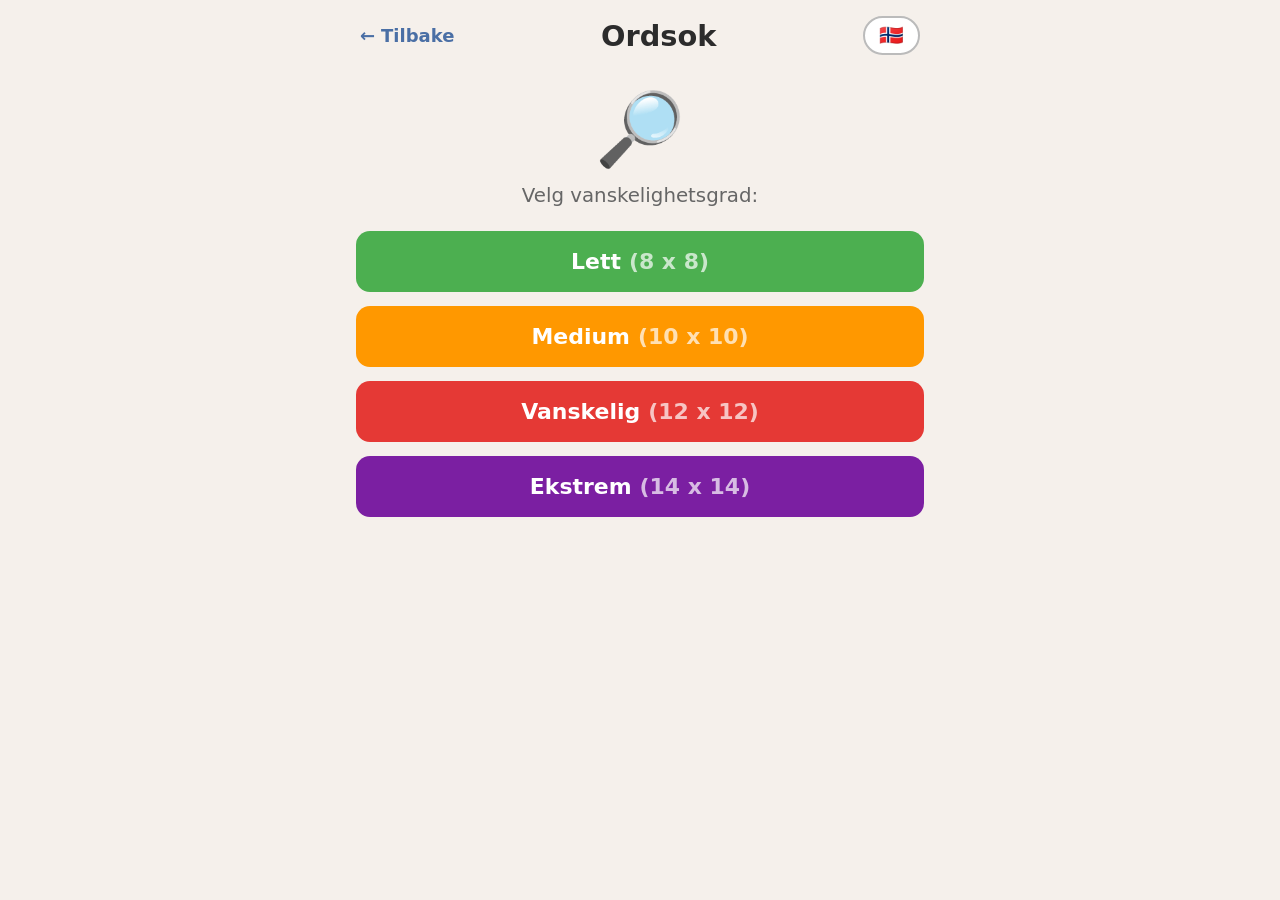
<file: games/ordsok.html>
<!DOCTYPE html>
<html lang="no">
<head>
  <meta charset="UTF-8">
  <meta name="viewport" content="width=device-width, initial-scale=1.0, maximum-scale=1.0, user-scalable=no">
  <meta name="theme-color" content="#4a6fa5">
  <meta name="apple-mobile-web-app-capable" content="yes">
  <meta name="apple-mobile-web-app-status-bar-style" content="default">
  <link rel="icon" href="../favicon.svg" type="image/svg+xml">
  <link rel="apple-touch-icon" href="../icons/icon.svg">
  <link rel="manifest" href="../manifest.json">
  <title>Ordsok</title>
  <link rel="stylesheet" href="../shared.css">
  <style>
    .back-link {
      display: inline-flex;
      align-items: center;
      gap: 6px;
      color: var(--color-primary);
      text-decoration: none;
      font-weight: 600;
      font-size: 1rem;
    }

    .back-link:hover {
      text-decoration: underline;
    }

    .diff-buttons {
      display: flex;
      flex-direction: column;
      gap: 14px;
      width: 100%;
      margin-top: 24px;
    }

    .diff-buttons .btn {
      font-size: 1.22rem;
      padding: 18px;
    }

    .game-layout {
      width: 100%;
      display: flex;
      flex-direction: column;
      gap: 14px;
      margin-top: 10px;
    }

    .status-bar {
      width: 100%;
      display: flex;
      flex-wrap: wrap;
      gap: 8px 12px;
      justify-content: center;
      color: var(--color-text-light);
      font-size: 0.96rem;
      text-align: center;
    }

    .instructions {
      width: 100%;
      text-align: center;
      color: var(--color-text-light);
      font-size: 0.98rem;
      line-height: 1.45;
    }

    .board-shell {
      width: 100%;
      background: var(--color-card);
      border-radius: var(--radius);
      box-shadow: var(--shadow);
      padding: 14px;
    }

    .board-wrap {
      width: 100%;
      overflow-x: auto;
      display: flex;
      justify-content: center;
      -webkit-overflow-scrolling: touch;
    }

    .letter-board {
      display: grid;
      gap: 2px;
      --cell-size: 34px;
      touch-action: none;
      user-select: none;
      -webkit-user-select: none;
    }

    .letter-cell {
      width: var(--cell-size);
      height: var(--cell-size);
      border-radius: 8px;
      border: 2px solid #d1d9e6;
      background: #fff;
      color: #1f2937;
      display: flex;
      align-items: center;
      justify-content: center;
      font-weight: 700;
      font-size: calc(var(--cell-size) * 0.42);
      transition: background 0.15s, border-color 0.15s, transform 0.08s;
    }

    .letter-cell.active {
      background: #dbeafe;
      border-color: var(--color-primary);
      transform: scale(1.03);
    }

    .letter-cell.hint {
      background: #fff6bf;
      border-color: #f2b705;
    }

    .letter-cell.found {
      background: #ccebc8;
      border-color: #4caf50;
      color: #16371d;
    }

    .word-panel {
      width: 100%;
      background: var(--color-card);
      border-radius: var(--radius);
      box-shadow: var(--shadow);
      padding: 14px;
    }

    .word-panel h2 {
      font-size: 1.1rem;
      margin-bottom: 10px;
      text-align: center;
    }

    .word-list {
      display: grid;
      grid-template-columns: repeat(2, minmax(0, 1fr));
      gap: 8px;
      list-style: none;
    }

    .word-list li {
      padding: 10px 12px;
      border-radius: 10px;
      background: #f6f8fb;
      text-align: center;
      font-weight: 600;
      color: var(--color-text);
      border: 2px solid transparent;
    }

    .word-list li.found {
      background: #e9f7e7;
      border-color: #4caf50;
      color: #2f6f32;
      text-decoration: line-through;
    }

    .action-bar {
      width: 100%;
      display: flex;
      flex-wrap: wrap;
      justify-content: center;
      gap: 10px;
    }

    .action-bar .btn {
      flex: 1;
      min-width: 130px;
    }

    .message {
      min-height: 24px;
      text-align: center;
      color: var(--color-text-light);
      font-size: 0.96rem;
    }

    .win-emoji {
      font-size: 5rem;
      margin: 20px 0;
      animation: pop 0.6s;
    }

    .win-stats {
      font-size: 1.16rem;
      color: var(--color-text-light);
      text-align: center;
      line-height: 1.8;
    }

    .win-buttons {
      display: flex;
      flex-direction: column;
      gap: 14px;
      width: 100%;
      margin-top: 24px;
    }

    .confetti-container {
      position: fixed;
      top: 0;
      left: 0;
      width: 100%;
      height: 100%;
      pointer-events: none;
      z-index: 1000;
      overflow: hidden;
    }

    .confetti-piece {
      position: absolute;
      width: 10px;
      height: 10px;
      top: -20px;
      animation: confetti-fall linear forwards;
    }

    @keyframes confetti-fall {
      0% { top: -20px; opacity: 1; transform: rotate(0deg); }
      100% { top: 110vh; opacity: 0; transform: rotate(720deg); }
    }

    @keyframes pop {
      0% { transform: scale(1); }
      50% { transform: scale(1.15); }
      100% { transform: scale(1); }
    }

    @media (max-width: 430px) {
      .word-list {
        grid-template-columns: 1fr;
      }
    }

    @media (max-width: 360px) {
      .letter-cell { border-radius: 6px; }
    }
  </style>
</head>
<body>
  <header class="site-header">
    <a href="../index.html" class="back-link" id="backLink">← <span data-i18n="back">Tilbake</span></a>
    <h1 data-i18n="gameTitle">Ordsok</h1>
    <button class="lang-toggle" id="langToggle" aria-label="Change language">🇳🇴</button>
  </header>

  <section class="screen active" id="screenDifficulty">
    <p style="font-size:4rem; margin-top:16px;">🔎</p>
    <p style="font-size:1.1rem; color:var(--color-text-light); text-align:center; margin-top:12px;" data-i18n="chooseLevel">Velg vanskelighetsgrad:</p>
    <div class="diff-buttons">
      <button class="btn btn-easy" onclick="startGame('easy')"><span data-i18n="easy">Lett</span> <span style="opacity:0.7">(8 x 8)</span></button>
      <button class="btn btn-medium" onclick="startGame('medium')"><span data-i18n="medium">Medium</span> <span style="opacity:0.7">(10 x 10)</span></button>
      <button class="btn btn-hard" onclick="startGame('hard')"><span data-i18n="hard">Vanskelig</span> <span style="opacity:0.7">(12 x 12)</span></button>
      <button class="btn btn-extreme" onclick="startGame('extreme')"><span data-i18n="extreme">Ekstrem</span> <span style="opacity:0.7">(14 x 14)</span></button>
    </div>
  </section>

  <section class="screen" id="screenGame">
    <div class="status-bar">
      <span id="difficultyLabel"></span>
      <span>•</span>
      <span id="timerLabel">0:00</span>
      <span>•</span>
      <span id="hintLabel"></span>
    </div>
    <p class="instructions" data-i18n="instructions">Dra over bokstavene for a markere et ord. Ord kan sta vannrett, loddrett, diagonalt og baklengs.</p>
    <div class="game-layout">
      <div class="board-shell">
        <div class="board-wrap">
          <div class="letter-board" id="board"></div>
        </div>
      </div>
      <aside class="word-panel">
        <h2 data-i18n="wordsToFind">Ord du skal finne</h2>
        <ul class="word-list" id="wordList"></ul>
      </aside>
    </div>
    <div class="action-bar" style="margin-top:14px;">
      <button class="btn btn-outline" id="btnHint" onclick="useHint()">💡 <span data-i18n="hint">Hint</span></button>
      <button class="btn btn-primary" onclick="restartCurrentGame()">🔄 <span data-i18n="newBoard">Nytt brett</span></button>
      <button class="btn btn-outline" onclick="goToMenu()">🏠 <span data-i18n="menu">Meny</span></button>
    </div>
    <p class="message" id="message"></p>
  </section>

  <section class="screen" id="screenWin">
    <div class="win-emoji">🎉</div>
    <h2 data-i18n="winTitle" style="font-size:1.8rem;">Gratulerer!</h2>
    <div class="win-stats" id="winStats"></div>
    <div class="win-buttons">
      <button class="btn btn-primary" onclick="restartCurrentGame()">🔄 <span data-i18n="playAgain">Spill igjen</span></button>
      <button class="btn btn-outline" onclick="goToMenu()">🏠 <span data-i18n="menu">Meny</span></button>
    </div>
  </section>

  <script>
    const i18n = {
      no: {
        gameTitle: 'Ordsok',
        back: 'Tilbake',
        chooseLevel: 'Velg vanskelighetsgrad:',
        easy: 'Lett',
        medium: 'Medium',
        hard: 'Vanskelig',
        extreme: 'Ekstrem',
        instructions: 'Dra over bokstavene for a markere et ord. Ord kan sta vannrett, loddrett, diagonalt og baklengs.',
        wordsToFind: 'Ord du skal finne',
        hint: 'Hint',
        newBoard: 'Nytt brett',
        menu: 'Meny',
        playAgain: 'Spill igjen',
        winTitle: 'Gratulerer!',
        foundWord: word => `Fant: ${word}`,
        notAWord: 'Det var ikke et av ordene.',
        hintText: (used, max) => `Hint brukt: ${used} / ${max}`,
        hintWord: word => `Hint: ordet ${word} starter her.`,
        noHints: 'Ingen hint igjen.',
        allFound: 'Du fant alle ordene!',
        timeText: (m, s) => `Tid: ${m}m ${s}s`,
        hintsUsedText: n => `Hint brukt: ${n}`,
        wordsFoundText: (f, total) => `Ord funnet: ${f} / ${total}`,
        levelLabel: level => `Niva: ${level}`,
      },
      en: {
        gameTitle: 'Word Search',
        back: 'Back',
        chooseLevel: 'Choose difficulty:',
        easy: 'Easy',
        medium: 'Medium',
        hard: 'Hard',
        extreme: 'Extreme',
        instructions: 'Drag over the letters to mark a word. Words may be horizontal, vertical, diagonal, and backwards.',
        wordsToFind: 'Words to find',
        hint: 'Hint',
        newBoard: 'New board',
        menu: 'Menu',
        playAgain: 'Play again',
        winTitle: 'Congratulations!',
        foundWord: word => `Found: ${word}`,
        notAWord: 'That was not one of the words.',
        hintText: (used, max) => `Hints used: ${used} / ${max}`,
        hintWord: word => `Hint: the word ${word} starts here.`,
        noHints: 'No hints left.',
        allFound: 'You found all the words!',
        timeText: (m, s) => `Time: ${m}m ${s}s`,
        hintsUsedText: n => `Hints used: ${n}`,
        wordsFoundText: (f, total) => `Words found: ${f} / ${total}`,
        levelLabel: level => `Level: ${level}`,
      }
    };

    const CONFIGS = {
      easy: { size: 8, words: 5, minLength: 3, maxLength: 6, maxHints: 3, directions: [[0,1],[1,0],[-1,0],[0,-1],[1,1],[-1,-1]] },
      medium: { size: 10, words: 7, minLength: 4, maxLength: 7, maxHints: 3, directions: [[0,1],[1,0],[-1,0],[0,-1],[1,1],[-1,-1],[1,-1],[-1,1]] },
      hard: { size: 12, words: 9, minLength: 4, maxLength: 9, maxHints: 3, directions: [[0,1],[1,0],[-1,0],[0,-1],[1,1],[-1,-1],[1,-1],[-1,1]] },
      extreme: { size: 14, words: 12, minLength: 5, maxLength: 10, maxHints: 3, directions: [[0,1],[1,0],[-1,0],[0,-1],[1,1],[-1,-1],[1,-1],[-1,1]] }
    };

    const WORD_POOLS = {
      no: [
        'HUND','KATT','FISK','HEST','FUGL','SKOG','SOL','MÅNE','STJERNE','VIND','REGN','SNØ','IS','SOMMER','VINTER','HØST','VÅR',
        'SKOLE','BOK','BLYANT','VISKER','SEKK','BALL','LEK','SPILL','TIMER','HELG','VENN','FAMILIE','MOR','FAR','SØSTER','BROR',
        'EPLE','PÆRE','BANAN','DRUE','MELK','BRØD','SMØR','OST','KAKER','SUPPE','PASTA','RIS','TE','KAFFE','SAFT','SÅPE',
        'SKJORTE','BUKSE','LUE','VOTT','SKO','SOKK','JAKKE','KJOLE','GENSER','SHORTS','BLÅBÆR','BÅT','ØYNE',
        'SMIL','GLEDE','OMSORG','MORO','ROLIG','SNILL','TRYGG','MODIG','STERK','GLAD',
        'TRE','BLOMST','STEIN','ELV','HAV','FJELL','STRAND','MOSE','BJØRN','REV','UGLE','SEBRA','ÆRLIG',
        'SEKUND','MINUT','TIME','DAG','MÅNED','ÅR','LØRDAG','SØNDAG','MANDAG','TIRSDAG','ONSDAG','TORSDAG','FREDAG',
        'HARE','ROTTE','ØRKEN','SNAIL','SLANGE','PADDE','HUMLE','BIE','ØRENDE','TUNFISK','KREPS','HUMMER','KAMELER',
        'PIZZA','FLØTE','YOGHURT','HONNING','NØT','MANDEL','SOLSIKKEFRØ','ROSINER','KOKOS','KIWI','MANGO',
        'STØVLER','SLIPPER','HANSKER','HALSTØRKLE','SLIM','BELTE','BRILLER','LUER',
        'FRYKT','SORG','TAKKNEMLIGHET','STOLTHET','ÆNGSTELSE','BRENNHET','KJÆRLIGHET','HÅP','FORVENTNING','DRISTIGHET'
      ],
      en: [
        'DOG','CAT','FISH','HORSE','BIRD','FOREST','SUN','MOON','STAR','WIND','RAIN','SNOW','ICE','SUMMER','WINTER','SPRING','AUTUMN',
        'SCHOOL','BOOK','PENCIL','ERASER','BAG','BALL','GAME','PLAY','TIMER','WEEKEND','FRIEND','FAMILY','MOTHER','FATHER','SISTER','BROTHER',
        'APPLE','PEAR','BANANA','GRAPE','MILK','BREAD','CHEESE','SOUP','PASTA','RICE','TEA','COFFEE','JUICE',
        'SHIRT','PANTS','HAT','MITTEN','SHOE','SOCK','JACKET','DRESS','SWEATER','SHORTS',
        'SMILE','HAPPY','CALM','KIND','BRAVE','STRONG','CARING','FUN','SAFE','CHEER',
        'TREE','FLOWER','STONE','RIVER','OCEAN','MOUNTAIN','BEACH','MOSS','BEAR','FOX','OWL','ZEBRA',
        'SECOND','MINUTE','HOUR','DAY','MONTH','YEAR','SATURDAY','SUNDAY','MONDAY','TUESDAY','WEDNESDAY','THURSDAY','FRIDAY',
        'RABBIT','MOUSE','DESERT','SNAIL','SNAKE','FROG','BEE','BUTTERFLY','SHARK','TUNA','CRAB','LOBSTER','CAMEL',
        'PIZZA','CREAM','YOGURT','HONEY','NUT','ALMOND','SUNFLOWER','RAISIN','COCONUT','KIWI','MANGO',
        'BOOTS','SLIPPER','GLOVES','SCARF','BELT','GLASSES','CAP','NECKLACE',
        'FEAR','SADNESS','GRATITUDE','PRIDE','ANXIETY','ANGER','LOVE','HOPE','EXCITEMENT','COURAGE'
      ]
    };

    const FILL_ALPHABET = {
      no: 'ABCDEFGHIJKLMNOPQRSTUVWXYZÆØÅ'.split(''),
      en: 'ABCDEFGHIJKLMNOPQRSTUVWXYZ'.split('')
    };

    let lang = 'no';
    let currentDifficulty = null;
    let board = [];
    let words = [];
    let startTime = 0;
    let timerHandle = null;
    let hintsUsed = 0;
    let currentSelection = null;
    let activePointerId = null;
    let hintCells = [];

    function T(key) { return i18n[lang][key] || key; }
    function randInt(min, max) { return Math.floor(Math.random() * (max - min + 1)) + min; }

    function shuffle(items) {
      const copy = items.slice();
      for (let i = copy.length - 1; i > 0; i--) {
        const j = Math.floor(Math.random() * (i + 1));
        [copy[i], copy[j]] = [copy[j], copy[i]];
      }
      return copy;
    }

    function range(length) {
      return Array.from({ length }, (_, index) => index);
    }

    function showScreen(id) {
      document.querySelectorAll('.screen').forEach(screen => screen.classList.remove('active'));
      document.getElementById(id).classList.add('active');
    }

    function setMessage(text, isError) {
      const el = document.getElementById('message');
      el.textContent = text || '';
      el.style.color = isError ? '#b42318' : 'var(--color-text-light)';
    }

    function chooseWords(config) {
      const pool = WORD_POOLS[lang].filter(word => word.length >= config.minLength && word.length <= Math.min(config.maxLength, config.size));
      return shuffle(pool).slice(0, config.words);
    }

    function createEmptyBoard(size) {
      return Array.from({ length: size }, () => Array(size).fill(''));
    }

    function inBounds(size, row, col) {
      return row >= 0 && row < size && col >= 0 && col < size;
    }

    function pathCells(startRow, startCol, direction, length) {
      const cells = [];
      for (let step = 0; step < length; step++) {
        cells.push({ row: startRow + direction[0] * step, col: startCol + direction[1] * step });
      }
      return cells;
    }

    function serializeCells(cells) {
      return cells.map(cell => `${cell.row}:${cell.col}`).join('|');
    }

    function canPlaceWord(grid, word, row, col, direction) {
      const size = grid.length;
      const cells = pathCells(row, col, direction, word.length);
      return cells.every((cell, index) => {
        if (!inBounds(size, cell.row, cell.col)) return false;
        const current = grid[cell.row][cell.col];
        return !current || current === word[index];
      });
    }

    function placeWord(grid, word, directionSet) {
      const size = grid.length;
      for (let attempt = 0; attempt < 250; attempt++) {
        const direction = directionSet[randInt(0, directionSet.length - 1)];
        const row = randInt(0, size - 1);
        const col = randInt(0, size - 1);
        if (!canPlaceWord(grid, word, row, col, direction)) continue;

        const cells = pathCells(row, col, direction, word.length);
        cells.forEach((cell, index) => {
          grid[cell.row][cell.col] = word[index];
        });
        return {
          word,
          found: false,
          cells,
          pathKey: serializeCells(cells),
          reversePathKey: serializeCells(cells.slice().reverse()),
          hintCell: cells[0]
        };
      }
      return null;
    }

    function fillEmptyCells(grid) {
      const alphabet = FILL_ALPHABET[lang];
      for (let row = 0; row < grid.length; row++) {
        for (let col = 0; col < grid.length; col++) {
          if (!grid[row][col]) {
            grid[row][col] = alphabet[randInt(0, alphabet.length - 1)];
          }
        }
      }
    }

    function buildPuzzle(config) {
      for (let boardTry = 0; boardTry < 40; boardTry++) {
        const grid = createEmptyBoard(config.size);
        const chosenWords = chooseWords(config);
        const placedWords = [];

        for (const word of chosenWords) {
          const placed = placeWord(grid, word, shuffle(config.directions));
          if (!placed) break;
          placedWords.push(placed);
        }

        if (placedWords.length === config.words) {
          fillEmptyCells(grid);
          return { grid, placedWords };
        }
      }
      throw new Error('Could not generate word search board');
    }

    function renderBoard() {
      const boardEl = document.getElementById('board');
      const wrapEl = document.querySelector('.board-wrap');
      const size = board.length;
      boardEl.innerHTML = '';
      const gap = 2;
      const availableWidth = Math.max(240, (wrapEl ? wrapEl.clientWidth : window.innerWidth) - 4);
      const rawSize = Math.floor((availableWidth - (size - 1) * gap) / size);
      const minCell = size >= 14 ? 22 : 24;
      const cellSize = Math.max(minCell, Math.min(38, rawSize));
      boardEl.style.setProperty('--cell-size', `${cellSize}px`);
      boardEl.style.gridTemplateColumns = `repeat(${size}, var(--cell-size))`;

      const foundCells = new Set(words.flatMap(word => word.found ? word.cells.map(cell => `${cell.row}:${cell.col}`) : []));
      const activeCells = new Set(currentSelection ? currentSelection.cells.map(cell => `${cell.row}:${cell.col}`) : []);
      const hinted = new Set(hintCells.map(cell => `${cell.row}:${cell.col}`));

      for (let row = 0; row < size; row++) {
        for (let col = 0; col < size; col++) {
          const cell = document.createElement('div');
          cell.className = 'letter-cell';
          cell.dataset.row = row;
          cell.dataset.col = col;
          cell.textContent = board[row][col];
          const key = `${row}:${col}`;
          if (foundCells.has(key)) cell.classList.add('found');
          if (hinted.has(key)) cell.classList.add('hint');
          if (activeCells.has(key)) cell.classList.add('active');
          boardEl.appendChild(cell);
        }
      }
    }

    function renderWordList() {
      const list = document.getElementById('wordList');
      list.innerHTML = '';
      words.forEach(entry => {
        const item = document.createElement('li');
        item.textContent = entry.word;
        if (entry.found) item.classList.add('found');
        list.appendChild(item);
      });
    }

    function updateStatusBar() {
      if (!currentDifficulty) return;
      document.getElementById('difficultyLabel').textContent = T('levelLabel')(T(currentDifficulty));
      document.getElementById('hintLabel').textContent = T('hintText')(hintsUsed, CONFIGS[currentDifficulty].maxHints);
      const hintButton = document.getElementById('btnHint');
      hintButton.style.opacity = hintsUsed >= CONFIGS[currentDifficulty].maxHints ? '0.45' : '1';
      hintButton.style.pointerEvents = hintsUsed >= CONFIGS[currentDifficulty].maxHints ? 'none' : 'auto';
    }

    function tickTimer() {
      const elapsed = Math.floor((Date.now() - startTime) / 1000);
      const minutes = Math.floor(elapsed / 60);
      const seconds = elapsed % 60;
      document.getElementById('timerLabel').textContent = `${minutes}:${String(seconds).padStart(2, '0')}`;
    }

    function recordGameStart(difficulty) {
      const stats = loadStats();
      const entry = ensureStatsDifficulty(stats, difficulty);
      entry.played += 1;
      entry.lastPlayed = new Date().toISOString();
      saveStats(stats);
    }

    function saveCompletedStats(difficulty, elapsed, hints) {
      const stats = loadStats();
      const entry = ensureStatsDifficulty(stats, difficulty);
      entry.completed += 1;
      entry.totalTime += elapsed;
      entry.totalHints += hints;
      entry.lastPlayed = new Date().toISOString();
      if (entry.bestTime === null || elapsed < entry.bestTime) entry.bestTime = elapsed;
      saveStats(stats);
    }

    function loadStats() {
      try {
        return JSON.parse(localStorage.getItem('ordsokStats')) || {};
      } catch {
        return {};
      }
    }

    function saveStats(stats) {
      localStorage.setItem('ordsokStats', JSON.stringify(stats));
    }

    function ensureStatsDifficulty(stats, difficulty) {
      if (!stats[difficulty]) {
        stats[difficulty] = {
          played: 0,
          completed: 0,
          bestTime: null,
          totalTime: 0,
          totalHints: 0,
          lastPlayed: null
        };
      }
      return stats[difficulty];
    }

    function nearestSelectionLine(start, end, config) {
      const size = board.length;
      let best = null;
      for (const direction of config.directions) {
        let step = 0;
        while (inBounds(size, start.row + direction[0] * step, start.col + direction[1] * step)) {
          const row = start.row + direction[0] * step;
          const col = start.col + direction[1] * step;
          const dr = row - end.row;
          const dc = col - end.col;
          const distance = dr * dr + dc * dc;
          if (!best || distance < best.distance) {
            best = { distance, cells: pathCells(start.row, start.col, direction, step + 1) };
          }
          step += 1;
        }
      }
      return best ? best.cells : [start];
    }

    function cellFromElement(element) {
      const target = element && element.closest ? element.closest('.letter-cell') : null;
      if (!target) return null;
      return {
        row: Number(target.dataset.row),
        col: Number(target.dataset.col)
      };
    }

    function pointerCell(clientX, clientY) {
      return cellFromElement(document.elementFromPoint(clientX, clientY));
    }

    function clearHintCells() {
      if (!hintCells.length) return;
      hintCells = [];
      renderBoard();
    }

    function startSelection(cell, pointerId) {
      clearHintCells();
      activePointerId = pointerId;
      currentSelection = { start: cell, end: cell, cells: [cell] };
      renderBoard();
    }

    function updateSelection(cell) {
      if (!currentSelection || !cell) return;
      currentSelection.end = cell;
      currentSelection.cells = nearestSelectionLine(currentSelection.start, cell, CONFIGS[currentDifficulty]);
      renderBoard();
    }

    function finishSelection() {
      if (!currentSelection) return;
      const pathKey = serializeCells(currentSelection.cells);
      const match = words.find(entry => !entry.found && (entry.pathKey === pathKey || entry.reversePathKey === pathKey));

      if (match) {
        match.found = true;
        setMessage(T('foundWord')(match.word), false);
        renderWordList();
        if (words.every(entry => entry.found)) {
          setTimeout(showWinScreen, 220);
        }
      } else {
        setMessage(T('notAWord'), true);
      }

      currentSelection = null;
      activePointerId = null;
      renderBoard();
    }

    function attachBoardEvents() {
      const boardEl = document.getElementById('board');

      boardEl.addEventListener('pointerdown', event => {
        const cell = cellFromElement(event.target);
        if (!cell) return;
        event.preventDefault();
        startSelection(cell, event.pointerId);
      });

      boardEl.addEventListener('pointermove', event => {
        if (activePointerId !== event.pointerId || !currentSelection) return;
        const cell = pointerCell(event.clientX, event.clientY);
        if (!cell) return;
        event.preventDefault();
        updateSelection(cell);
      });

      window.addEventListener('pointerup', event => {
        if (activePointerId !== event.pointerId) return;
        const cell = pointerCell(event.clientX, event.clientY);
        if (cell) updateSelection(cell);
        finishSelection();
      });

      window.addEventListener('pointercancel', event => {
        if (activePointerId !== event.pointerId) return;
        currentSelection = null;
        activePointerId = null;
        renderBoard();
      });
    }

    function useHint() {
      if (!currentDifficulty) return;
      const config = CONFIGS[currentDifficulty];
      if (hintsUsed >= config.maxHints) {
        setMessage(T('noHints'), true);
        return;
      }
      const options = words.filter(entry => !entry.found);
      if (!options.length) return;
      const pick = options[randInt(0, options.length - 1)];
      hintCells = [pick.hintCell];
      hintsUsed += 1;
      updateStatusBar();
      setMessage(T('hintWord')(pick.word), false);
      renderBoard();
      setTimeout(() => {
        hintCells = [];
        renderBoard();
      }, 1800);
    }

    function showWinScreen() {
      const elapsed = Math.floor((Date.now() - startTime) / 1000);
      const minutes = Math.floor(elapsed / 60);
      const seconds = elapsed % 60;
      saveCompletedStats(currentDifficulty, elapsed, hintsUsed);
      document.getElementById('winStats').innerHTML = [
        T('timeText')(minutes, seconds),
        T('wordsFoundText')(words.length, words.length),
        T('hintsUsedText')(hintsUsed)
      ].join('<br>');
      showScreen('screenWin');
      launchConfetti();
    }

    function launchConfetti() {
      const container = document.createElement('div');
      container.className = 'confetti-container';
      document.body.appendChild(container);

      const colors = ['#e53935', '#ff9800', '#4caf50', '#2196f3', '#9c27b0', '#fdd835'];

      for (let i = 0; i < 60; i++) {
        const piece = document.createElement('div');
        piece.className = 'confetti-piece';
        piece.style.left = randInt(0, 100) + '%';
        piece.style.background = colors[randInt(0, colors.length - 1)];
        piece.style.animationDuration = (randInt(20, 40) / 10) + 's';
        piece.style.animationDelay = (randInt(0, 15) / 10) + 's';
        piece.style.width = randInt(8, 14) + 'px';
        piece.style.height = randInt(6, 12) + 'px';
        piece.style.borderRadius = randInt(0, 1) ? '50%' : '2px';
        container.appendChild(piece);
      }

      setTimeout(() => container.remove(), 5000);
    }

    function restartCurrentGame() {
      if (!currentDifficulty) return;
      startGame(currentDifficulty);
    }

    function goToMenu() {
      showScreen('screenDifficulty');
      setMessage('', false);
      if (timerHandle) clearInterval(timerHandle);
      timerHandle = null;
      currentSelection = null;
      activePointerId = null;
    }

    function startGame(difficulty) {
      currentDifficulty = difficulty;
      hintsUsed = 0;
      currentSelection = null;
      activePointerId = null;
      hintCells = [];
      const puzzle = buildPuzzle(CONFIGS[difficulty]);
      board = puzzle.grid;
      words = puzzle.placedWords;
      renderBoard();
      renderWordList();
      updateStatusBar();
      setMessage('', false);
      showScreen('screenGame');
      recordGameStart(difficulty);
      startTime = Date.now();
      tickTimer();
      if (timerHandle) clearInterval(timerHandle);
      timerHandle = setInterval(tickTimer, 1000);
    }

    function setLang(nextLang) {
      lang = nextLang;
      localStorage.setItem('gameLang', lang);
      document.documentElement.lang = lang === 'no' ? 'no' : 'en';
      document.getElementById('langToggle').textContent = lang === 'no' ? '🇳🇴' : '🇬🇧';
      document.getElementById('backLink').href = '../index.html?lang=' + lang;
      document.querySelectorAll('[data-i18n]').forEach(el => {
        const key = el.getAttribute('data-i18n');
        if (typeof i18n[lang][key] === 'string') el.textContent = i18n[lang][key];
      });
      if (currentDifficulty) updateStatusBar();
    }

    document.getElementById('langToggle').addEventListener('click', () => {
      setLang(lang === 'no' ? 'en' : 'no');
    });

    attachBoardEvents();

    window.addEventListener('resize', () => {
      if (board.length) renderBoard();
    });

    const urlParams = new URLSearchParams(window.location.search);
    if (urlParams.get('lang') === 'en' || urlParams.get('lang') === 'no') {
      lang = urlParams.get('lang');
    } else if (localStorage.getItem('gameLang')) {
      lang = localStorage.getItem('gameLang');
    }
    setLang(lang);
  </script>

  <script>
    if ('serviceWorker' in navigator) {
      navigator.serviceWorker.register('../sw.js').catch(() => {});
    }
  </script>
  <script async src="https://scripts.simpleanalyticscdn.com/latest.js"></script>
</body>
</html>
</file>
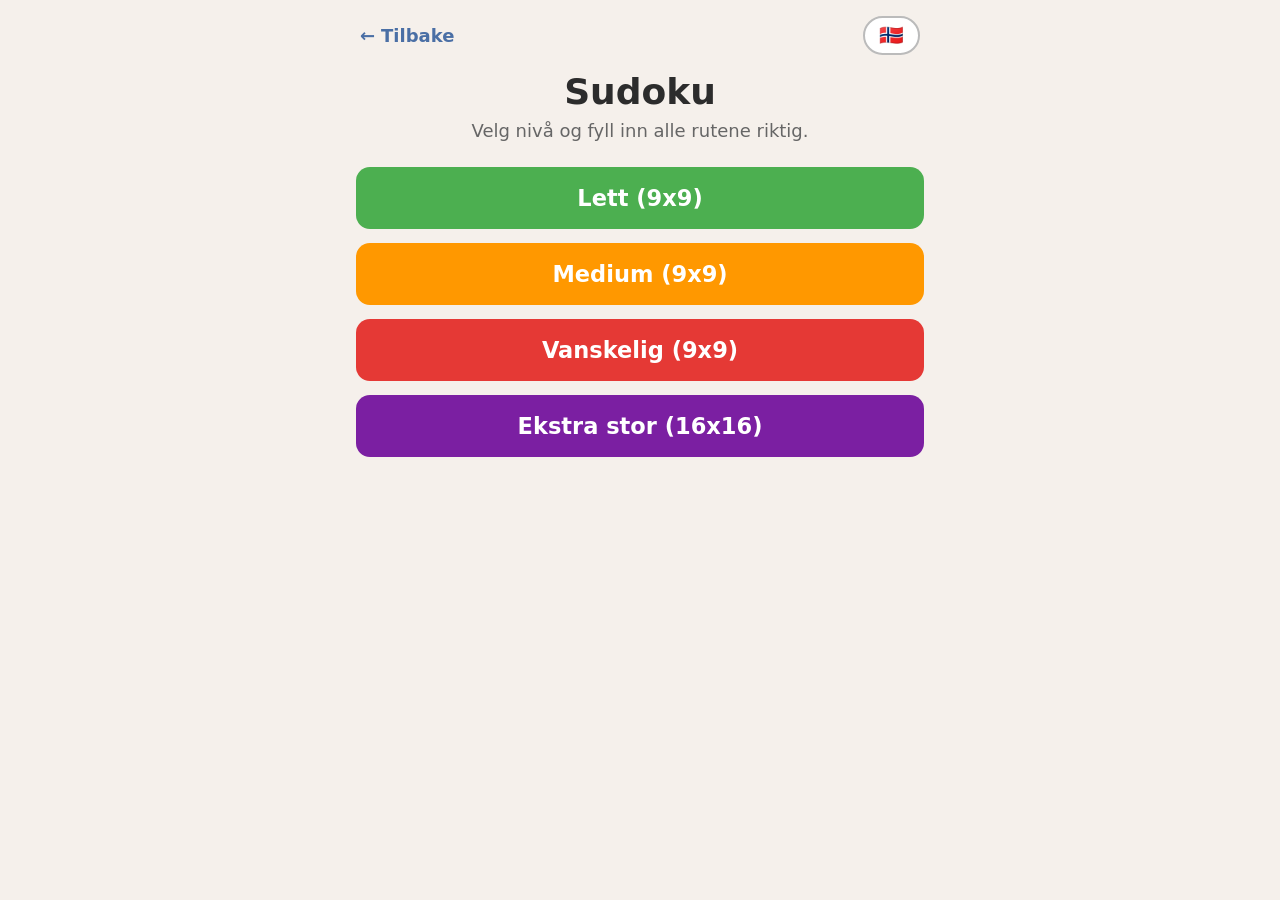
<file: games/sudoku.html>
<!DOCTYPE html>
<html lang="no">
<head>
  <meta charset="UTF-8">
  <meta name="viewport" content="width=device-width, initial-scale=1.0, maximum-scale=1.0, user-scalable=no">
  <meta name="theme-color" content="#4a6fa5">
  <meta name="apple-mobile-web-app-capable" content="yes">
  <meta name="apple-mobile-web-app-status-bar-style" content="default">
  <link rel="icon" href="../favicon.svg" type="image/svg+xml">
  <link rel="apple-touch-icon" href="../icons/icon.svg">
  <link rel="manifest" href="../manifest.json">
  <title>Sudoku</title>
  <link rel="stylesheet" href="../shared.css">
  <style>
    .diff-buttons {
      display: flex;
      flex-direction: column;
      gap: 14px;
      width: 100%;
      margin-top: 26px;
    }

    .diff-buttons .btn {
      font-size: 1.25rem;
      padding: 18px;
    }

    .back-link {
      display: inline-flex;
      align-items: center;
      gap: 6px;
      color: var(--color-primary);
      text-decoration: none;
      font-weight: 600;
      font-size: 1rem;
    }

    .back-link:hover {
      text-decoration: underline;
    }

    .game-top {
      width: 100%;
      display: grid;
      grid-template-columns: 1fr auto;
      gap: 8px;
      align-items: center;
      margin-top: 12px;
    }

    .meta {
      display: flex;
      flex-wrap: wrap;
      gap: 8px;
      color: var(--color-text-light);
      font-size: 0.95rem;
    }

    .board-wrap {
      width: 100%;
      display: flex;
      justify-content: center;
      margin-top: 12px;
      overflow-x: auto;
      padding-bottom: 4px;
    }

    .board {
      display: grid;
      gap: 0;
      border: 3px solid #333;
      background: #333;
      touch-action: manipulation;
    }

    .cell {
      border: 1px solid #999;
      background: #fff;
      color: #1f2937;
      font-family: var(--font-main);
      font-weight: 700;
      cursor: pointer;
      display: flex;
      align-items: center;
      justify-content: center;
      padding: 0;
      transition: background 0.15s, transform 0.08s;
    }

    .cell.size9 {
      width: 42px;
      height: 42px;
      font-size: 1.15rem;
    }

    .cell.size16 {
      width: 27px;
      height: 27px;
      font-size: 0.88rem;
    }

    .cell:active {
      transform: scale(0.95);
    }

    .cell.given {
      background: #eceff4;
      color: #111827;
    }

    .cell.selected {
      background: #dbeafe;
      box-shadow: inset 0 0 0 2px var(--color-primary);
    }

    .cell.related {
      background: #f1f5f9;
    }

    .cell.conflict {
      background: #fecaca;
      color: #7f1d1d;
    }

    .thick-top { border-top: 2.5px solid #333; }
    .thick-left { border-left: 2.5px solid #333; }
    .thick-right { border-right: 2.5px solid #333; }
    .thick-bottom { border-bottom: 2.5px solid #333; }

    .keypad {
      margin-top: 14px;
      width: 100%;
      display: grid;
      gap: 8px;
      justify-content: center;
    }

    .keypad.keypad9 {
      grid-template-columns: repeat(5, minmax(48px, 1fr));
      max-width: 540px;
    }

    .keypad.keypad16 {
      grid-template-columns: repeat(6, minmax(44px, 1fr));
      max-width: 560px;
    }

    .keypad button {
      min-height: 48px;
      border: 2px solid #d1d5db;
      border-radius: 12px;
      background: #fff;
      font-family: var(--font-main);
      font-size: 1.05rem;
      font-weight: 700;
      cursor: pointer;
      transition: background 0.15s;
    }

    .keypad button:active {
      background: #e5e7eb;
    }

    .action-bar {
      width: 100%;
      display: flex;
      flex-wrap: wrap;
      justify-content: center;
      gap: 10px;
      margin-top: 12px;
    }

    .action-bar .btn {
      flex: 1;
      min-width: 130px;
    }

    .win-box {
      text-align: center;
      margin-top: 20px;
      color: var(--color-text-light);
    }

    .win-box .big {
      font-size: 3.2rem;
      margin-bottom: 10px;
    }

    @media (max-width: 430px) {
      .cell.size9 {
        width: 35px;
        height: 35px;
        font-size: 1rem;
      }

      .cell.size16 {
        width: 22px;
        height: 22px;
        font-size: 0.74rem;
      }

      .keypad.keypad16 {
        grid-template-columns: repeat(5, minmax(38px, 1fr));
      }
    }
  </style>
</head>
<body>
  <header class="site-header">
    <a id="backLink" class="back-link" href="../index.html">← <span data-i18n="back">Tilbake</span></a>
    <button class="lang-toggle" id="langToggle" aria-label="Change language">🇳🇴</button>
  </header>

  <main class="screen active" id="menuScreen">
    <h1 data-i18n="title">Sudoku</h1>
    <p style="margin-top: 8px; color: var(--color-text-light); text-align:center;" data-i18n="intro">
      Velg nivå og fyll inn alle rutene riktig.
    </p>
    <div class="diff-buttons">
      <button class="btn btn-easy" data-diff="easy" data-i18n="easyBtn">Lett (9x9)</button>
      <button class="btn btn-medium" data-diff="medium" data-i18n="mediumBtn">Medium (9x9)</button>
      <button class="btn btn-hard" data-diff="hard" data-i18n="hardBtn">Vanskelig (9x9)</button>
      <button class="btn btn-extreme" data-diff="extreme" data-i18n="extremeBtn">Ekstra stor (16x16)</button>
    </div>
  </main>

  <main class="screen" id="gameScreen">
    <h1 id="gameTitle">Sudoku</h1>
    <div class="game-top">
      <div class="meta">
        <span id="diffLabel"></span>
        <span>•</span>
        <span id="timer">0:00</span>
        <span>•</span>
        <span id="hintsUsed">Hint: 0</span>
      </div>
      <button class="btn btn-outline" id="backToMenuBtn" style="padding:8px 14px; min-height:42px; font-size:0.95rem;">↩</button>
    </div>

    <div class="board-wrap">
      <div id="board" class="board" aria-label="Sudoku board"></div>
    </div>

    <div id="keypad" class="keypad"></div>

    <div class="action-bar">
      <button class="btn btn-primary" id="checkBtn" data-i18n="checkBtn">Sjekk</button>
      <button class="btn btn-outline" id="hintBtn" data-i18n="hintBtn">Hint</button>
      <button class="btn btn-outline" id="newBtn" data-i18n="newBtn">Nytt brett</button>
    </div>

    <p id="message" style="margin-top: 10px; min-height: 24px; text-align:center; color: var(--color-text-light);"></p>

    <div class="win-box" id="winBox" style="display:none;">
      <div class="big">🎉</div>
      <p id="winText"></p>
    </div>
  </main>

  <script>
    const i18n = {
      no: {
        back: 'Tilbake',
        title: 'Sudoku',
        intro: 'Velg nivå og fyll inn alle rutene riktig.',
        easyBtn: 'Lett (9x9)',
        mediumBtn: 'Medium (9x9)',
        hardBtn: 'Vanskelig (9x9)',
        extremeBtn: 'Ekstra stor (16x16)',
        easy: 'Lett',
        medium: 'Medium',
        hard: 'Vanskelig',
        extreme: 'Ekstra stor',
        checkBtn: 'Sjekk',
        hintBtn: 'Hint',
        newBtn: 'Nytt brett',
        clear: 'Slett',
        hintsLabel: 'Hint',
        menuBtn: 'Meny',
        invalidNow: 'Det er noen feil i brettet.',
        looksGood: 'Ser bra ut så langt!',
        pickCell: 'Trykk på en tom rute først.',
        noHintCell: 'Ingen tomme ruter igjen for hint.',
        solved: 'Du løste Sudoku på',
        seconds: 'sekunder',
        minutes: 'min',
        notDone: 'Ikke ferdig enda.',
        hardWarning: 'Ekstra stor bruker tall og bokstaver (1-9, A-G).',
      },
      en: {
        back: 'Back',
        title: 'Sudoku',
        intro: 'Choose a level and fill all squares correctly.',
        easyBtn: 'Easy (9x9)',
        mediumBtn: 'Medium (9x9)',
        hardBtn: 'Hard (9x9)',
        extremeBtn: 'Extra Large (16x16)',
        easy: 'Easy',
        medium: 'Medium',
        hard: 'Hard',
        extreme: 'Extra Large',
        checkBtn: 'Check',
        hintBtn: 'Hint',
        newBtn: 'New board',
        clear: 'Clear',
        hintsLabel: 'Hints',
        menuBtn: 'Menu',
        invalidNow: 'There are mistakes on the board.',
        looksGood: 'Looks good so far!',
        pickCell: 'Tap an empty square first.',
        noHintCell: 'No empty squares left for a hint.',
        solved: 'You solved Sudoku in',
        seconds: 'seconds',
        minutes: 'min',
        notDone: 'Not finished yet.',
        hardWarning: 'Extra large uses numbers and letters (1-9, A-G).',
      }
    };

    const DIFF_CONFIG = {
      easy: { side: 9, box: 3, remove: 36, btnClass: 'btn-easy' },
      medium: { side: 9, box: 3, remove: 46, btnClass: 'btn-medium' },
      hard: { side: 9, box: 3, remove: 54, btnClass: 'btn-hard' },
      extreme: { side: 16, box: 4, remove: 156, btnClass: 'btn-extreme' }
    };

    const SYMBOLS_9 = '123456789'.split('');
    const SYMBOLS_16 = '123456789ABCDEFG'.split('');

    let lang = 'no';
    let currentDiff = null;
    let puzzle = [];
    let solution = [];
    let givens = [];
    let selected = null;
    let hintCount = 0;
    let startTime = 0;
    let timerHandle = null;
    let solved = false;

    const $ = id => document.getElementById(id);

    function t(key) {
      return i18n[lang][key] || key;
    }

    function formatDuration(total) {
      const m = Math.floor(total / 60);
      const s = total % 60;
      return `${m}:${String(s).padStart(2, '0')}`;
    }

    function setMessage(msg, isError) {
      const el = $('message');
      el.textContent = msg || '';
      el.style.color = isError ? '#b91c1c' : 'var(--color-text-light)';
    }

    function choose(arr) {
      return arr[Math.floor(Math.random() * arr.length)];
    }

    function shuffled(list) {
      const a = list.slice();
      for (let i = a.length - 1; i > 0; i--) {
        const j = Math.floor(Math.random() * (i + 1));
        [a[i], a[j]] = [a[j], a[i]];
      }
      return a;
    }

    function range(n) {
      return [...Array(n).keys()];
    }

    function generateSolvedGrid(side, box) {
      const baseRows = range(box);
      const baseCols = range(box);
      const rowOrder = shuffled(baseRows).flatMap(g => shuffled(baseRows).map(r => g * box + r));
      const colOrder = shuffled(baseCols).flatMap(g => shuffled(baseCols).map(c => g * box + c));
      const nums = shuffled(range(side).map(n => n + 1));

      const grid = rowOrder.map(r =>
        colOrder.map(c => nums[(box * (r % box) + Math.floor(r / box) + c) % side])
      );
      return grid;
    }

    function makePuzzleFromSolution(fullGrid, side, removeCount) {
      const board = fullGrid.map(row => row.slice());
      const cells = [];
      for (let r = 0; r < side; r++) {
        for (let c = 0; c < side; c++) cells.push([r, c]);
      }
      shuffled(cells).slice(0, Math.min(removeCount, cells.length - 1)).forEach(([r, c]) => {
        board[r][c] = 0;
      });
      return board;
    }

    function symbolsForSide(side) {
      return side === 16 ? SYMBOLS_16 : SYMBOLS_9;
    }

    function valueToSymbol(v, side) {
      if (!v) return '';
      return symbolsForSide(side)[v - 1] || '';
    }

    function symbolToValue(s, side) {
      const upper = String(s || '').toUpperCase();
      const idx = symbolsForSide(side).indexOf(upper);
      return idx >= 0 ? idx + 1 : 0;
    }

    function isCellRelated(r, c, selR, selC, box) {
      if (r === selR && c === selC) return true;
      if (r === selR || c === selC) return true;
      return Math.floor(r / box) === Math.floor(selR / box) && Math.floor(c / box) === Math.floor(selC / box);
    }

    function buildBoardUI() {
      const cfg = DIFF_CONFIG[currentDiff];
      const side = cfg.side;
      const box = cfg.box;
      const board = $('board');
      board.innerHTML = '';
      board.style.gridTemplateColumns = `repeat(${side}, auto)`;

      for (let r = 0; r < side; r++) {
        for (let c = 0; c < side; c++) {
          const b = document.createElement('button');
          b.className = `cell ${side === 16 ? 'size16' : 'size9'}`;
          const v = puzzle[r][c];
          b.textContent = valueToSymbol(v, side);

          if (givens[r][c]) b.classList.add('given');
          if (selected && selected.r === r && selected.c === c) b.classList.add('selected');
          if (selected && isCellRelated(r, c, selected.r, selected.c, box) && !(selected.r === r && selected.c === c)) {
            b.classList.add('related');
          }

          if (r % box === 0) b.classList.add('thick-top');
          if (c % box === 0) b.classList.add('thick-left');
          if (r === side - 1) b.classList.add('thick-bottom');
          if (c === side - 1) b.classList.add('thick-right');

          b.addEventListener('click', () => {
            if (solved) return;
            if (givens[r][c]) {
              selected = { r, c };
              setMessage('');
              buildBoardUI();
              return;
            }
            selected = { r, c };
            setMessage('');
            buildBoardUI();
          });

          board.appendChild(b);
        }
      }
    }

    function buildKeypad() {
      const cfg = DIFF_CONFIG[currentDiff];
      const side = cfg.side;
      const wrap = $('keypad');
      wrap.innerHTML = '';
      wrap.className = `keypad ${side === 16 ? 'keypad16' : 'keypad9'}`;

      symbolsForSide(side).forEach(sym => {
        const b = document.createElement('button');
        b.textContent = sym;
        b.addEventListener('click', () => placeSymbol(sym));
        wrap.appendChild(b);
      });

      const clear = document.createElement('button');
      clear.textContent = t('clear');
      clear.addEventListener('click', () => placeSymbol(''));
      wrap.appendChild(clear);
    }

    function placeSymbol(symbol) {
      if (!selected || solved) {
        setMessage(t('pickCell'), true);
        return;
      }
      if (givens[selected.r][selected.c]) return;
      const cfg = DIFF_CONFIG[currentDiff];
      const value = symbol ? symbolToValue(symbol, cfg.side) : 0;
      puzzle[selected.r][selected.c] = value;
      setMessage('');
      buildBoardUI();
      maybeFinish();
    }

    function getConflictSet() {
      const cfg = DIFF_CONFIG[currentDiff];
      const side = cfg.side;
      const box = cfg.box;
      const bad = new Set();

      function markDuplicates(cells) {
        const seen = new Map();
        cells.forEach(([r, c]) => {
          const v = puzzle[r][c];
          if (!v) return;
          const prev = seen.get(v);
          if (prev) {
            bad.add(`${r}:${c}`);
            bad.add(`${prev[0]}:${prev[1]}`);
          } else {
            seen.set(v, [r, c]);
          }
        });
      }

      for (let r = 0; r < side; r++) {
        markDuplicates(range(side).map(c => [r, c]));
      }
      for (let c = 0; c < side; c++) {
        markDuplicates(range(side).map(r => [r, c]));
      }
      for (let br = 0; br < side; br += box) {
        for (let bc = 0; bc < side; bc += box) {
          const cells = [];
          for (let r = 0; r < box; r++) {
            for (let c = 0; c < box; c++) cells.push([br + r, bc + c]);
          }
          markDuplicates(cells);
        }
      }
      return bad;
    }

    function paintConflicts() {
      const conflicts = getConflictSet();
      const all = $('board').querySelectorAll('.cell');
      const cfg = DIFF_CONFIG[currentDiff];
      const side = cfg.side;
      all.forEach((el, idx) => {
        const r = Math.floor(idx / side);
        const c = idx % side;
        if (conflicts.has(`${r}:${c}`)) el.classList.add('conflict');
      });
      return conflicts.size;
    }

    function isSolvedCorrectly() {
      const cfg = DIFF_CONFIG[currentDiff];
      const side = cfg.side;
      for (let r = 0; r < side; r++) {
        for (let c = 0; c < side; c++) {
          if (puzzle[r][c] !== solution[r][c]) return false;
        }
      }
      return true;
    }

    function maybeFinish() {
      const cfg = DIFF_CONFIG[currentDiff];
      for (let r = 0; r < cfg.side; r++) {
        for (let c = 0; c < cfg.side; c++) {
          if (!puzzle[r][c]) return;
        }
      }
      if (isSolvedCorrectly()) finishGame();
    }

    function checkBoard() {
      if (solved) return;
      buildBoardUI();
      const count = paintConflicts();
      if (count > 0) {
        setMessage(t('invalidNow'), true);
        return;
      }
      setMessage(isSolvedCorrectly() ? '' : t('looksGood'), false);
      maybeFinish();
    }

    function useHint() {
      if (solved) return;
      const cfg = DIFF_CONFIG[currentDiff];
      const empty = [];
      for (let r = 0; r < cfg.side; r++) {
        for (let c = 0; c < cfg.side; c++) {
          if (!puzzle[r][c] && !givens[r][c]) empty.push([r, c]);
        }
      }
      if (empty.length === 0) {
        setMessage(t('noHintCell'), true);
        return;
      }
      const [r, c] = choose(empty);
      puzzle[r][c] = solution[r][c];
      selected = { r, c };
      hintCount += 1;
      updateMeta();
      setMessage('');
      buildBoardUI();
      maybeFinish();
    }

    function tickTimer() {
      const sec = Math.floor((Date.now() - startTime) / 1000);
      $('timer').textContent = formatDuration(sec);
    }

    function updateMeta() {
      $('diffLabel').textContent = `${t(currentDiff)} • ${DIFF_CONFIG[currentDiff].side}x${DIFF_CONFIG[currentDiff].side}`;
      $('hintsUsed').textContent = `${t('hintsLabel')}: ${hintCount}`;
      $('backToMenuBtn').textContent = `↩ ${t('menuBtn')}`;
      if (currentDiff === 'extreme') {
        setMessage(t('hardWarning'), false);
      }
    }

    function showMenu() {
      if (timerHandle) clearInterval(timerHandle);
      timerHandle = null;
      $('menuScreen').classList.add('active');
      $('gameScreen').classList.remove('active');
      setMessage('');
    }

    function deepCopyGrid(grid) {
      return grid.map(row => row.slice());
    }

    function loadStats() {
      try {
        return JSON.parse(localStorage.getItem('sudokuStats')) || {};
      } catch {
        return {};
      }
    }

    function saveStats(data) {
      localStorage.setItem('sudokuStats', JSON.stringify(data));
    }

    function ensureStatsDiff(diff, stats) {
      if (!stats[diff]) {
        stats[diff] = {
          played: 0,
          completed: 0,
          bestTime: null,
          totalTime: 0,
          totalHints: 0,
          lastPlayed: null
        };
      }
    }

    function recordPlayed(diff) {
      const stats = loadStats();
      ensureStatsDiff(diff, stats);
      stats[diff].played += 1;
      stats[diff].lastPlayed = new Date().toISOString();
      saveStats(stats);
    }

    function recordCompleted(diff, timeSec, hintsUsed) {
      const stats = loadStats();
      ensureStatsDiff(diff, stats);
      const s = stats[diff];
      s.completed += 1;
      s.totalTime += timeSec;
      s.totalHints += hintsUsed;
      s.lastPlayed = new Date().toISOString();
      if (s.bestTime === null || timeSec < s.bestTime) s.bestTime = timeSec;
      saveStats(stats);
    }

    function finishGame() {
      solved = true;
      if (timerHandle) clearInterval(timerHandle);
      const elapsed = Math.floor((Date.now() - startTime) / 1000);
      recordCompleted(currentDiff, elapsed, hintCount);

      const min = Math.floor(elapsed / 60);
      const sec = elapsed % 60;
      const text = min > 0
        ? `${t('solved')} ${min} ${t('minutes')} ${sec} ${t('seconds')}!`
        : `${t('solved')} ${sec} ${t('seconds')}!`;

      $('winBox').style.display = 'block';
      $('winText').textContent = text;
      setMessage('');
      buildBoardUI();
    }

    function startGame(diff) {
      currentDiff = diff;
      const cfg = DIFF_CONFIG[diff];
      hintCount = 0;
      selected = null;
      solved = false;
      $('winBox').style.display = 'none';

      solution = generateSolvedGrid(cfg.side, cfg.box);
      puzzle = makePuzzleFromSolution(solution, cfg.side, cfg.remove);
      givens = puzzle.map(row => row.map(v => v !== 0));

      $('menuScreen').classList.remove('active');
      $('gameScreen').classList.add('active');
      $('gameTitle').textContent = `Sudoku (${t(diff)})`;
      updateMeta();
      buildBoardUI();
      buildKeypad();

      startTime = Date.now();
      tickTimer();
      if (timerHandle) clearInterval(timerHandle);
      timerHandle = setInterval(tickTimer, 1000);

      recordPlayed(diff);
    }

    function setLang(next) {
      lang = next;
      localStorage.setItem('gameLang', lang);
      document.documentElement.lang = lang === 'no' ? 'no' : 'en';
      $('langToggle').textContent = lang === 'no' ? '🇳🇴' : '🇬🇧';
      $('backLink').href = `../index.html?lang=${lang}`;
      document.querySelectorAll('[data-i18n]').forEach(el => {
        const key = el.getAttribute('data-i18n');
        if (i18n[lang][key]) el.textContent = i18n[lang][key];
      });

      if (currentDiff) {
        updateMeta();
        buildKeypad();
      }
    }

    function init() {
      const url = new URLSearchParams(window.location.search);
      const forced = url.get('lang');
      const stored = localStorage.getItem('gameLang');
      setLang(forced === 'en' || forced === 'no' ? forced : (stored === 'en' ? 'en' : 'no'));

      document.querySelectorAll('[data-diff]').forEach(btn => {
        btn.addEventListener('click', () => startGame(btn.dataset.diff));
      });

      $('langToggle').addEventListener('click', () => {
        setLang(lang === 'no' ? 'en' : 'no');
      });
      $('checkBtn').addEventListener('click', checkBoard);
      $('hintBtn').addEventListener('click', useHint);
      $('newBtn').addEventListener('click', () => startGame(currentDiff));
      $('backToMenuBtn').addEventListener('click', showMenu);

      window.addEventListener('keydown', e => {
        if (!$('gameScreen').classList.contains('active') || solved || !currentDiff) return;
        const cfg = DIFF_CONFIG[currentDiff];
        if (e.key === 'Backspace' || e.key === 'Delete') {
          placeSymbol('');
          return;
        }
        const v = symbolToValue(e.key, cfg.side);
        if (v) placeSymbol(valueToSymbol(v, cfg.side));
      });
    }

    init();
  </script>

  <script>
    if ('serviceWorker' in navigator) {
      navigator.serviceWorker.register('../sw.js').catch(() => {});
    }
  </script>
  <!-- 100% privacy-first analytics -->
  <script async src="https://scripts.simpleanalyticscdn.com/latest.js"></script>
</body>
</html>
</file>
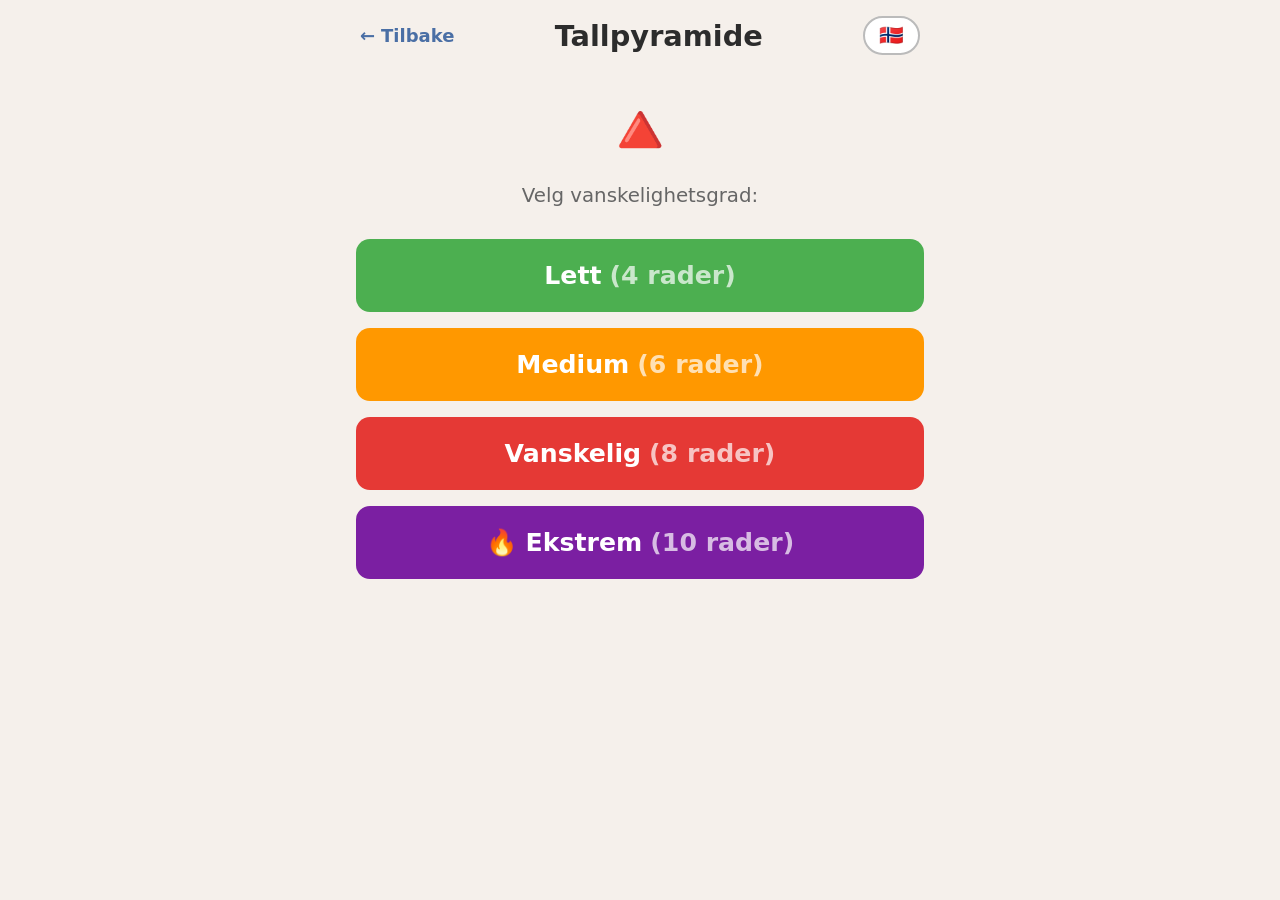
<file: games/tallpyramide.html>
<!DOCTYPE html>
<html lang="no">
<head>
  <meta charset="UTF-8">
  <meta name="viewport" content="width=device-width, initial-scale=1.0, maximum-scale=1.0, user-scalable=no">
  <meta name="theme-color" content="#4a6fa5">
  <meta name="apple-mobile-web-app-capable" content="yes">
  <meta name="apple-mobile-web-app-status-bar-style" content="default">
  <link rel="icon" href="../favicon.svg" type="image/svg+xml">
  <link rel="apple-touch-icon" href="../icons/icon.svg">
  <link rel="manifest" href="../manifest.json">
  <title>Tallpyramide</title>
  <link rel="stylesheet" href="../shared.css">
  <style>
    /* ===== Difficulty picker ===== */
    .diff-buttons {
      display: flex;
      flex-direction: column;
      gap: 16px;
      width: 100%;
      margin-top: 32px;
    }

    .diff-buttons .btn {
      font-size: 1.4rem;
      padding: 22px;
    }

    /* ===== Pyramid ===== */
    .pyramid {
      display: flex;
      flex-direction: column;
      align-items: center;
      gap: 6px;
      margin: 20px 0;
      width: 100%;
    }

    .pyramid-row {
      display: flex;
      gap: 6px;
      justify-content: center;
    }

    .cell {
      width: 54px;
      height: 54px;
      display: flex;
      align-items: center;
      justify-content: center;
      font-size: 1.2rem;
      font-weight: 700;
      border-radius: 10px;
      border: 2.5px solid var(--color-cell-border);
      background: var(--color-cell-bg);
      transition: background 0.3s, border-color 0.3s, transform 0.2s;
      cursor: default;
      flex-shrink: 0;
    }

    .cell.given {
      background: #f0f0f0;
      color: var(--color-text);
    }

    .cell.hidden {
      background: var(--color-cell-hidden);
      border-color: var(--color-primary);
      cursor: pointer;
      color: var(--color-primary);
    }

    .cell.hidden:hover {
      background: #d5e3f7;
    }

    .cell.selected {
      border-color: var(--color-primary);
      box-shadow: 0 0 0 3px rgba(74, 111, 165, 0.35);
      transform: scale(1.08);
    }

    .cell.correct {
      background: #c8e6c9;
      border-color: var(--color-correct);
    }

    .cell.wrong {
      background: #ffcdd2;
      border-color: var(--color-wrong);
      animation: shake 0.4s;
    }

    .cell.hint-reveal {
      background: #fff9c4;
      border-color: #f9a825;
    }

    @keyframes shake {
      0%, 100% { transform: translateX(0); }
      20% { transform: translateX(-6px); }
      40% { transform: translateX(6px); }
      60% { transform: translateX(-4px); }
      80% { transform: translateX(4px); }
    }

    @keyframes pop {
      0% { transform: scale(1); }
      50% { transform: scale(1.15); }
      100% { transform: scale(1); }
    }

    .cell.pop {
      animation: pop 0.3s;
    }

    /* ===== Numpad ===== */
    .numpad {
      display: grid;
      grid-template-columns: repeat(3, 1fr);
      gap: 8px;
      width: 100%;
      max-width: 280px;
      margin-top: 12px;
    }

    .numpad-btn {
      height: 60px;
      border: 2px solid #ddd;
      border-radius: 12px;
      background: var(--color-card);
      font-size: 1.5rem;
      font-weight: 700;
      font-family: var(--font-main);
      cursor: pointer;
      transition: background 0.15s, transform 0.1s;
      display: flex;
      align-items: center;
      justify-content: center;
    }

    .numpad-btn:active {
      transform: scale(0.93);
      background: #e0e0e0;
    }

    .numpad-btn.delete {
      font-size: 1.3rem;
    }

    .numpad-btn.confirm {
      background: var(--color-primary);
      color: #fff;
      border-color: var(--color-primary);
    }

    .numpad-btn.confirm:active {
      background: var(--color-primary-hover);
    }

    /* ===== Action bar ===== */
    .action-bar {
      display: flex;
      gap: 12px;
      flex-wrap: wrap;
      justify-content: center;
      margin-top: 16px;
      width: 100%;
    }

    .action-bar .btn {
      flex: 1;
      min-width: 120px;
    }

    .hint-counter {
      font-size: 0.9rem;
      color: var(--color-text-light);
      margin-top: 4px;
    }

    /* ===== Win screen ===== */
    .win-emoji {
      font-size: 5rem;
      margin: 20px 0;
      animation: pop 0.6s;
    }

    .win-stats {
      font-size: 1.2rem;
      color: var(--color-text-light);
      text-align: center;
      line-height: 2;
    }

    .win-buttons {
      display: flex;
      flex-direction: column;
      gap: 14px;
      width: 100%;
      margin-top: 28px;
    }

    /* ===== Back link ===== */
    .back-link {
      display: inline-flex;
      align-items: center;
      gap: 6px;
      color: var(--color-primary);
      text-decoration: none;
      font-weight: 600;
      font-size: 1rem;
    }

    .back-link:hover {
      text-decoration: underline;
    }

    /* ===== Responsive cell sizing ===== */
    @media (max-width: 420px) {
      .cell {
        width: 42px;
        height: 42px;
        font-size: 1rem;
        border-radius: 8px;
      }
      .pyramid { gap: 4px; }
      .pyramid-row { gap: 4px; }
    }

    @media (max-width: 350px) {
      .cell {
        width: 36px;
        height: 36px;
        font-size: 0.9rem;
      }
    }

    /* ===== Confetti ===== */
    .confetti-container {
      position: fixed;
      top: 0;
      left: 0;
      width: 100%;
      height: 100%;
      pointer-events: none;
      z-index: 1000;
      overflow: hidden;
    }

    .confetti-piece {
      position: absolute;
      width: 10px;
      height: 10px;
      top: -20px;
      animation: confetti-fall linear forwards;
    }

    @keyframes confetti-fall {
      0% { top: -20px; opacity: 1; transform: rotate(0deg); }
      100% { top: 110vh; opacity: 0; transform: rotate(720deg); }
    }
  </style>
</head>
<body>

  <!-- HEADER -->
  <header class="site-header">
    <a href="../index.html" class="back-link" id="backLink">← <span data-i18n="back">Tilbake</span></a>
    <h1 data-i18n="gameTitle">Tallpyramide</h1>
    <button class="lang-toggle" id="langToggle" aria-label="Change language">🇳🇴</button>
  </header>

  <!-- SCREEN: Difficulty picker -->
  <section class="screen active" id="screenDifficulty">
    <p style="font-size:4rem; margin-top:16px;">🔺</p>
    <p style="font-size:1.1rem; color:var(--color-text-light); text-align:center; margin-top:12px;" data-i18n="chooseLevel">Velg vanskelighetsgrad:</p>
    <div class="diff-buttons">
      <button class="btn btn-easy" onclick="startGame('easy')">
        <span data-i18n="easy">Lett</span> <span style="opacity:0.7">(4 rader)</span>
      </button>
      <button class="btn btn-medium" onclick="startGame('medium')">
        <span data-i18n="medium">Medium</span> <span style="opacity:0.7">(6 rader)</span>
      </button>
      <button class="btn btn-hard" onclick="startGame('hard')">
        <span data-i18n="hard">Vanskelig</span> <span style="opacity:0.7">(8 rader)</span>
      </button>
      <button class="btn btn-extreme" onclick="startGame('extreme')">
        <span data-i18n="extreme">🔥 Ekstrem</span> <span style="opacity:0.7">(10 rader)</span>
      </button>
    </div>
  </section>

  <!-- SCREEN: Game board -->
  <section class="screen" id="screenGame">
    <div class="pyramid" id="pyramid"></div>
    <div class="numpad" id="numpad"></div>
    <div class="action-bar">
      <button class="btn btn-outline" id="btnHint" onclick="useHint()">
        💡 <span data-i18n="hint">Hint</span>
      </button>
      <button class="btn btn-primary" id="btnCheck" onclick="checkAnswers()">
        ✔ <span data-i18n="check">Sjekk</span>
      </button>
    </div>
    <p class="hint-counter" id="hintCounter"></p>
  </section>

  <!-- SCREEN: Win -->
  <section class="screen" id="screenWin">
    <div class="win-emoji">🎉</div>
    <h2 data-i18n="winTitle" style="font-size:1.8rem;">Gratulerer!</h2>
    <div class="win-stats" id="winStats"></div>
    <div class="win-buttons">
      <button class="btn btn-primary" onclick="playAgain()">
        🔄 <span data-i18n="playAgain">Spill igjen</span>
      </button>
      <button class="btn btn-outline" onclick="goToMenu()">
        🏠 <span data-i18n="menu">Meny</span>
      </button>
    </div>
  </section>

  <script>
    // ===== i18n =====
    const i18n = {
      no: {
        gameTitle: 'Tallpyramide',
        back: 'Tilbake',
        chooseLevel: 'Velg vanskelighetsgrad:',
        easy: 'Lett',
        medium: 'Medium',
        hard: 'Vanskelig',
        hint: 'Hint',
        check: 'Sjekk',
        winTitle: 'Gratulerer!',
        playAgain: 'Spill igjen',
        menu: 'Meny',
        hintText: (used, max) => `Hint brukt: ${used} / ${max}`,
        timeText: (m, s) => `Tid: ${m}m ${s}s`,
        hintsUsedText: (n) => `Hint brukt: ${n}`,
        rows: 'rader',
        extreme: '🔥 Ekstrem',
      },
      en: {
        gameTitle: 'Number Pyramid',
        back: 'Back',
        chooseLevel: 'Choose difficulty:',
        easy: 'Easy',
        medium: 'Medium',
        hard: 'Hard',
        hint: 'Hint',
        check: 'Check',
        winTitle: 'Congratulations!',
        playAgain: 'Play again',
        menu: 'Menu',
        hintText: (used, max) => `Hints used: ${used} / ${max}`,
        timeText: (m, s) => `Time: ${m}m ${s}s`,
        hintsUsedText: (n) => `Hints used: ${n}`,
        rows: 'rows',
        extreme: '🔥 Extreme',
      }
    };

    let lang = 'no';

    // Read language from URL or localStorage
    const urlParams = new URLSearchParams(window.location.search);
    if (urlParams.get('lang') === 'en' || urlParams.get('lang') === 'no') {
      lang = urlParams.get('lang');
    } else if (localStorage.getItem('gameLang')) {
      lang = localStorage.getItem('gameLang');
    }

    function T(key) { return i18n[lang][key]; }

    function setLang(l) {
      lang = l;
      localStorage.setItem('gameLang', lang);
      document.getElementById('langToggle').textContent = lang === 'no' ? '🇳🇴' : '🇬🇧';
      document.documentElement.lang = lang === 'no' ? 'no' : 'en';
      document.getElementById('backLink').href = '../index.html?lang=' + lang;
      document.querySelectorAll('[data-i18n]').forEach(el => {
        const key = el.getAttribute('data-i18n');
        if (typeof i18n[lang][key] === 'string') el.textContent = i18n[lang][key];
      });
      updateHintCounter();
      // Update row count labels
      const rowLabels = document.querySelectorAll('.diff-buttons .btn span:last-child');
      const rowCounts = [4, 6, 8, 10];
      rowLabels.forEach((span, i) => {
        span.textContent = `(${rowCounts[i]} ${T('rows')})`;
      });
    }

    document.getElementById('langToggle').addEventListener('click', () => {
      setLang(lang === 'no' ? 'en' : 'no');
    });

    // ===== Difficulty configs =====
    const CONFIGS = {
      easy:   { rows: 4,  baseMin: 1, baseMax: 9, maxTop: 200,  hideFraction: 0.45, maxHints: 3 },
      medium: { rows: 6,  baseMin: 1, baseMax: 5, maxTop: 500,  hideFraction: 0.48, maxHints: 3 },
      hard:   { rows: 8,  baseMin: 1, baseMax: 3, maxTop: 800,  hideFraction: 0.50, maxHints: 3 },
      extreme:{ rows: 10, baseMin: 1, baseMax: 5, maxTop: 3000, hideFraction: 0.52, maxHints: 3 },
    };

    // ===== Game state =====
    let grid = [];          // grid[row][col] = correct number
    let hiddenSet = [];     // [{row, col}, ...]
    let playerValues = {};  // "row,col" => number string
    let selectedCell = null;
    let currentDifficulty = null;
    let hintsUsed = 0;
    let startTime = 0;
    let currentInputStr = '';

    // ===== Screen management =====
    function showScreen(id) {
      document.querySelectorAll('.screen').forEach(s => s.classList.remove('active'));
      document.getElementById(id).classList.add('active');
    }

    // ===== Puzzle generation =====
    function randInt(min, max) {
      return Math.floor(Math.random() * (max - min + 1)) + min;
    }

    function generatePuzzle(config) {
      const { rows, baseMin, baseMax, maxTop } = config;
      for (let attempt = 0; attempt < 200; attempt++) {
        const g = [];
        // Bottom row
        const bottom = [];
        for (let c = 0; c < rows; c++) {
          bottom.push(randInt(baseMin, baseMax));
        }
        g[rows - 1] = bottom;

        // Build up
        for (let r = rows - 2; r >= 0; r--) {
          g[r] = [];
          for (let c = 0; c <= r; c++) {
            g[r][c] = g[r + 1][c] + g[r + 1][c + 1];
          }
        }

        if (g[0][0] <= maxTop) {
          return g;
        }
      }
      // Fallback: just use the last generated grid
      const g = [];
      const bottom = [];
      for (let c = 0; c < config.rows; c++) bottom.push(baseMin);
      g[config.rows - 1] = bottom;
      for (let r = config.rows - 2; r >= 0; r--) {
        g[r] = [];
        for (let c = 0; c <= r; c++) g[r][c] = g[r + 1][c] + g[r + 1][c + 1];
      }
      return g;
    }

    function chooseCellsToHide(gridData, config) {
      const { rows, hideFraction } = config;
      const allCells = [];
      for (let r = 0; r < rows; r++) {
        for (let c = 0; c < gridData[r].length; c++) {
          allCells.push({ row: r, col: c });
        }
      }
      const totalCells = allCells.length;
      const hideCount = Math.round(totalCells * hideFraction);

      // Shuffle and pick
      for (let i = allCells.length - 1; i > 0; i--) {
        const j = randInt(0, i);
        [allCells[i], allCells[j]] = [allCells[j], allCells[i]];
      }

      return allCells.slice(0, hideCount);
    }

    // ===== Cell sizing =====
    function calcCellSize(colCount) {
      const vw = Math.min(window.innerWidth, 600);
      const available = vw - 32;
      const gaps = (colCount - 1) * 6;
      return Math.max(28, Math.min(54, Math.floor((available - gaps) / colCount)));
    }

    function getAdaptiveFontSize(cellSize, digitCount) {
      const base = Math.max(8, Math.round(cellSize * 0.38));
      if (digitCount <= 2) return base;
      if (digitCount === 3) return Math.max(8, Math.round(base * 0.78));
      return Math.max(8, Math.round(base * 0.62));
    }

    // ===== Statistics =====
    const STATS_KEY = 'tallpyramideStats';

    function loadStats() {
      try { return JSON.parse(localStorage.getItem(STATS_KEY)) || {}; }
      catch { return {}; }
    }

    function defaultDiffStats() {
      return { played: 0, completed: 0, bestTime: null, totalTime: 0, totalHints: 0, lastPlayed: null };
    }

    function recordGameStart(difficulty) {
      const s = loadStats();
      if (!s[difficulty]) s[difficulty] = defaultDiffStats();
      s[difficulty].played++;
      localStorage.setItem(STATS_KEY, JSON.stringify(s));
    }

    function saveCompletedStats(difficulty, elapsed, hints) {
      const s = loadStats();
      if (!s[difficulty]) s[difficulty] = defaultDiffStats();
      const d = s[difficulty];
      d.completed++;
      d.totalTime += elapsed;
      d.totalHints += hints;
      d.lastPlayed = new Date().toISOString();
      if (d.bestTime === null || elapsed < d.bestTime) d.bestTime = elapsed;
      localStorage.setItem(STATS_KEY, JSON.stringify(s));
    }

    // ===== Start game =====
    function startGame(difficulty) {
      currentDifficulty = difficulty;
      const config = CONFIGS[difficulty];
      grid = generatePuzzle(config);
      hiddenSet = chooseCellsToHide(grid, config);
      playerValues = {};
      selectedCell = null;
      currentInputStr = '';
      hintsUsed = 0;
      startTime = Date.now();
      recordGameStart(difficulty);

      renderPyramid();
      renderNumpad();
      updateHintCounter();
      showScreen('screenGame');
    }

    // ===== Render pyramid =====
    function renderPyramid() {
      const pyramid = document.getElementById('pyramid');
      pyramid.innerHTML = '';
      const rows = grid.length;
      const cellSize = calcCellSize(rows);

      for (let r = 0; r < rows; r++) {
        const rowDiv = document.createElement('div');
        rowDiv.className = 'pyramid-row';

        for (let c = 0; c < grid[r].length; c++) {
          const cell = document.createElement('div');
          cell.className = 'cell';
          const key = `${r},${c}`;
          const isHidden = hiddenSet.some(h => h.row === r && h.col === c);
          const answerDigits = String(grid[r][c]).length;

          cell.style.width = cellSize + 'px';
          cell.style.height = cellSize + 'px';
          cell.style.fontSize = getAdaptiveFontSize(cellSize, answerDigits) + 'px';

          if (isHidden) {
            cell.classList.add('hidden');
            cell.textContent = playerValues[key] || '';
            cell.addEventListener('click', () => selectCell(r, c));
          } else {
            cell.classList.add('given');
            cell.textContent = grid[r][c];
          }

          cell.dataset.row = r;
          cell.dataset.col = c;
          rowDiv.appendChild(cell);
        }

        pyramid.appendChild(rowDiv);
      }
    }

    // ===== Select cell =====
    function selectCell(row, col) {
      selectedCell = { row, col };
      const key = `${row},${col}`;
      currentInputStr = playerValues[key] || '';

      // Remove previous selection styling
      document.querySelectorAll('.cell.selected').forEach(c => c.classList.remove('selected'));
      // Remove check styling from selected cell
      const cellEl = getCellElement(row, col);
      if (cellEl) {
        cellEl.classList.remove('correct', 'wrong');
        cellEl.classList.add('selected');
      }
    }

    function getCellElement(row, col) {
      return document.querySelector(`.cell[data-row="${row}"][data-col="${col}"]`);
    }

    // ===== Numpad =====
    function renderNumpad() {
      const numpad = document.getElementById('numpad');
      numpad.innerHTML = '';

      for (let n = 1; n <= 9; n++) {
        const btn = document.createElement('button');
        btn.className = 'numpad-btn';
        btn.textContent = n;
        btn.addEventListener('click', () => numpadInput(String(n)));
        numpad.appendChild(btn);
      }

      // Delete button
      const delBtn = document.createElement('button');
      delBtn.className = 'numpad-btn delete';
      delBtn.textContent = '⌫';
      delBtn.addEventListener('click', () => numpadDelete());
      numpad.appendChild(delBtn);

      // Zero
      const zeroBtn = document.createElement('button');
      zeroBtn.className = 'numpad-btn';
      zeroBtn.textContent = '0';
      zeroBtn.addEventListener('click', () => numpadInput('0'));
      numpad.appendChild(zeroBtn);

      // Confirm — moves to next empty cell
      const confirmBtn = document.createElement('button');
      confirmBtn.className = 'numpad-btn confirm';
      confirmBtn.textContent = '→';
      confirmBtn.addEventListener('click', () => numpadConfirm());
      numpad.appendChild(confirmBtn);
    }

    function numpadInput(digit) {
      if (!selectedCell) return;
      // Don't allow typing in hint-revealed cells
      if (!hiddenSet.some(h => h.row === selectedCell.row && h.col === selectedCell.col)) return;
      currentInputStr += digit;
      // Cap length to prevent absurd entries
      if (currentInputStr.length > 5) return;
      const key = `${selectedCell.row},${selectedCell.col}`;
      playerValues[key] = currentInputStr;
      const cellEl = getCellElement(selectedCell.row, selectedCell.col);
      if (cellEl) {
        cellEl.textContent = currentInputStr;
        cellEl.classList.add('pop');
        setTimeout(() => cellEl.classList.remove('pop'), 300);
      }
    }

    function numpadDelete() {
      if (!selectedCell) return;
      currentInputStr = currentInputStr.slice(0, -1);
      const key = `${selectedCell.row},${selectedCell.col}`;
      playerValues[key] = currentInputStr;
      const cellEl = getCellElement(selectedCell.row, selectedCell.col);
      if (cellEl) cellEl.textContent = currentInputStr || '';
    }

    function numpadConfirm() {
      if (!selectedCell) return;
      // Move to next empty hidden cell
      const currentIdx = hiddenSet.findIndex(h => h.row === selectedCell.row && h.col === selectedCell.col);
      for (let i = 1; i <= hiddenSet.length; i++) {
        const next = hiddenSet[(currentIdx + i) % hiddenSet.length];
        const key = `${next.row},${next.col}`;
        if (!playerValues[key] || playerValues[key] === '') {
          selectCell(next.row, next.col);
          return;
        }
      }
      // All filled — deselect
      document.querySelectorAll('.cell.selected').forEach(c => c.classList.remove('selected'));
      selectedCell = null;
    }

    // ===== Check all answers =====
    function checkAnswers() {
      let allCorrect = true;
      let allFilled = true;

      hiddenSet.forEach(({ row, col }) => {
        const key = `${row},${col}`;
        const cellEl = getCellElement(row, col);
        const pv = playerValues[key];

        if (!pv || pv === '') {
          allFilled = false;
          return;
        }

        cellEl.classList.remove('correct', 'wrong', 'selected');

        if (parseInt(pv, 10) === grid[row][col]) {
          cellEl.classList.add('correct');
        } else {
          cellEl.classList.add('wrong');
          allCorrect = false;
        }
      });

      if (allFilled && allCorrect) {
        setTimeout(() => showWinScreen(), 600);
      }
    }

    // ===== Hint =====
    function useHint() {
      const config = CONFIGS[currentDifficulty];
      if (hintsUsed >= config.maxHints) return;

      // Find unfilled or incorrect cells
      const candidates = hiddenSet.filter(({ row, col }) => {
        const key = `${row},${col}`;
        const pv = playerValues[key];
        return !pv || pv === '' || parseInt(pv, 10) !== grid[row][col];
      });

      if (candidates.length === 0) return;

      const pick = candidates[randInt(0, candidates.length - 1)];
      const key = `${pick.row},${pick.col}`;
      playerValues[key] = String(grid[pick.row][pick.col]);

      const cellEl = getCellElement(pick.row, pick.col);
      if (cellEl) {
        cellEl.textContent = grid[pick.row][pick.col];
        cellEl.classList.remove('hidden', 'wrong', 'selected');
        cellEl.classList.add('hint-reveal');
        cellEl.style.cursor = 'default';
        // Replace element to remove event listeners
        const clone = cellEl.cloneNode(true);
        cellEl.parentNode.replaceChild(clone, cellEl);
        // Remove from hidden set so player can't overwrite
        const idx = hiddenSet.findIndex(h => h.row === pick.row && h.col === pick.col);
        if (idx !== -1) hiddenSet.splice(idx, 1);
      }

      // If the hinted cell was selected, deselect
      if (selectedCell && selectedCell.row === pick.row && selectedCell.col === pick.col) {
        selectedCell = null;
      }

      hintsUsed++;
      updateHintCounter();
    }

    function updateHintCounter() {
      if (!currentDifficulty) return;
      const config = CONFIGS[currentDifficulty];
      const el = document.getElementById('hintCounter');
      el.textContent = T('hintText')(hintsUsed, config.maxHints);
      const btn = document.getElementById('btnHint');
      if (hintsUsed >= config.maxHints) {
        btn.style.opacity = '0.4';
        btn.style.pointerEvents = 'none';
      } else {
        btn.style.opacity = '1';
        btn.style.pointerEvents = 'auto';
      }
    }

    // ===== Win screen =====
    function showWinScreen() {
      const elapsed = Math.floor((Date.now() - startTime) / 1000);
      const minutes = Math.floor(elapsed / 60);
      const seconds = elapsed % 60;

      saveCompletedStats(currentDifficulty, elapsed, hintsUsed);

      const stats = document.getElementById('winStats');
      stats.innerHTML = `${T('timeText')(minutes, seconds)}<br>${T('hintsUsedText')(hintsUsed)}`;

      showScreen('screenWin');
      launchConfetti();
    }

    function playAgain() {
      startGame(currentDifficulty);
    }

    function goToMenu() {
      showScreen('screenDifficulty');
    }

    // ===== Confetti =====
    function launchConfetti() {
      const container = document.createElement('div');
      container.className = 'confetti-container';
      document.body.appendChild(container);

      const colors = ['#e53935', '#ff9800', '#4caf50', '#2196f3', '#9c27b0', '#fdd835'];

      for (let i = 0; i < 60; i++) {
        const piece = document.createElement('div');
        piece.className = 'confetti-piece';
        piece.style.left = randInt(0, 100) + '%';
        piece.style.background = colors[randInt(0, colors.length - 1)];
        piece.style.animationDuration = (randInt(20, 40) / 10) + 's';
        piece.style.animationDelay = (randInt(0, 15) / 10) + 's';
        piece.style.width = randInt(8, 14) + 'px';
        piece.style.height = randInt(6, 12) + 'px';
        piece.style.borderRadius = randInt(0, 1) ? '50%' : '2px';
        container.appendChild(piece);
      }

      setTimeout(() => container.remove(), 5000);
    }

    // ===== Init =====
    setLang(lang);
  </script>

  <script>
    if ('serviceWorker' in navigator) {
      navigator.serviceWorker.register('../sw.js').catch(() => {});
    }
  </script>
  <!-- 100% privacy-first analytics -->
  <script async src="https://scripts.simpleanalyticscdn.com/latest.js"></script>
</body>
</html>
</file>
<file: shared.css>
/* ===== Shared CSS for Game Hub ===== */

:root {
  --color-bg: #f5f0eb;
  --color-card: #ffffff;
  --color-primary: #4a6fa5;
  --color-primary-hover: #3a5a8a;
  --color-easy: #4caf50;
  --color-easy-hover: #388e3c;
  --color-medium: #ff9800;
  --color-medium-hover: #e68900;
  --color-hard: #e53935;
  --color-hard-hover: #c62828;
  --color-text: #2c2c2c;
  --color-text-light: #666;
  --color-correct: #4caf50;
  --color-wrong: #e53935;
  --color-hint: #fdd835;
  --color-cell-bg: #fff;
  --color-cell-border: #bbb;
  --color-cell-hidden: #e8f0fe;
  --font-main: 'Segoe UI', system-ui, -apple-system, sans-serif;
  --radius: 14px;
  --shadow: 0 2px 12px rgba(0,0,0,0.10);
}

*, *::before, *::after {
  box-sizing: border-box;
  margin: 0;
  padding: 0;
}

html {
  font-size: 18px;
}

body {
  font-family: var(--font-main);
  background: var(--color-bg);
  color: var(--color-text);
  min-height: 100dvh;
  display: flex;
  flex-direction: column;
  align-items: center;
  -webkit-tap-highlight-color: transparent;
  user-select: none;
  overflow-x: hidden;
}

/* ===== Header ===== */
.site-header {
  width: 100%;
  max-width: 600px;
  display: flex;
  align-items: center;
  justify-content: space-between;
  padding: 16px 20px;
}

.site-header h1 {
  font-size: 1.6rem;
  font-weight: 700;
}

.lang-toggle {
  background: var(--color-card);
  border: 2px solid var(--color-cell-border);
  border-radius: 30px;
  padding: 6px 14px;
  font-size: 1.1rem;
  cursor: pointer;
  transition: background 0.2s;
  min-width: 56px;
  text-align: center;
}

.lang-toggle:hover,
.lang-toggle:focus {
  background: #e8e8e8;
}

/* ===== Buttons ===== */
.btn {
  display: inline-flex;
  align-items: center;
  justify-content: center;
  gap: 8px;
  border: none;
  border-radius: var(--radius);
  font-family: var(--font-main);
  font-size: 1.2rem;
  font-weight: 600;
  cursor: pointer;
  padding: 16px 32px;
  transition: background 0.2s, transform 0.1s;
  min-height: 56px;
  min-width: 56px;
}

.btn:active {
  transform: scale(0.96);
}

.btn-primary {
  background: var(--color-primary);
  color: #fff;
}

.btn-primary:hover { background: var(--color-primary-hover); }

.btn-easy {
  background: var(--color-easy);
  color: #fff;
}

.btn-easy:hover { background: var(--color-easy-hover); }

.btn-medium {
  background: var(--color-medium);
  color: #fff;
}

.btn-medium:hover { background: var(--color-medium-hover); }

.btn-hard {
  background: var(--color-hard);
  color: #fff;
}

.btn-hard:hover { background: var(--color-hard-hover); }

.btn-extreme {
  background: #7b1fa2;
  color: #fff;
}

.btn-extreme:hover { background: #6a1a8e; }

.btn-outline {
  background: transparent;
  color: var(--color-primary);
  border: 2px solid var(--color-primary);
}

.btn-outline:hover {
  background: var(--color-primary);
  color: #fff;
}

/* ===== Cards ===== */
.game-card {
  background: var(--color-card);
  border-radius: var(--radius);
  box-shadow: var(--shadow);
  padding: 24px;
  text-align: center;
  text-decoration: none;
  color: var(--color-text);
  transition: transform 0.15s, box-shadow 0.15s;
  display: block;
}

.game-card:hover {
  transform: translateY(-3px);
  box-shadow: 0 6px 20px rgba(0,0,0,0.14);
}

.game-card .card-icon {
  font-size: 3rem;
  margin-bottom: 12px;
}

.game-card .card-title {
  font-size: 1.4rem;
  font-weight: 700;
  margin-bottom: 6px;
}

.game-card .card-desc {
  font-size: 1rem;
  color: var(--color-text-light);
}

/* ===== Screen utility ===== */
.screen {
  display: none;
  width: 100%;
  max-width: 600px;
  padding: 0 16px 40px;
  flex-direction: column;
  align-items: center;
}

.screen.active {
  display: flex;
}

/* ===== Responsive ===== */
@media (max-width: 400px) {
  html { font-size: 16px; }
  .site-header h1 { font-size: 1.3rem; }
  .btn { padding: 14px 20px; font-size: 1.1rem; }
}
</file>
